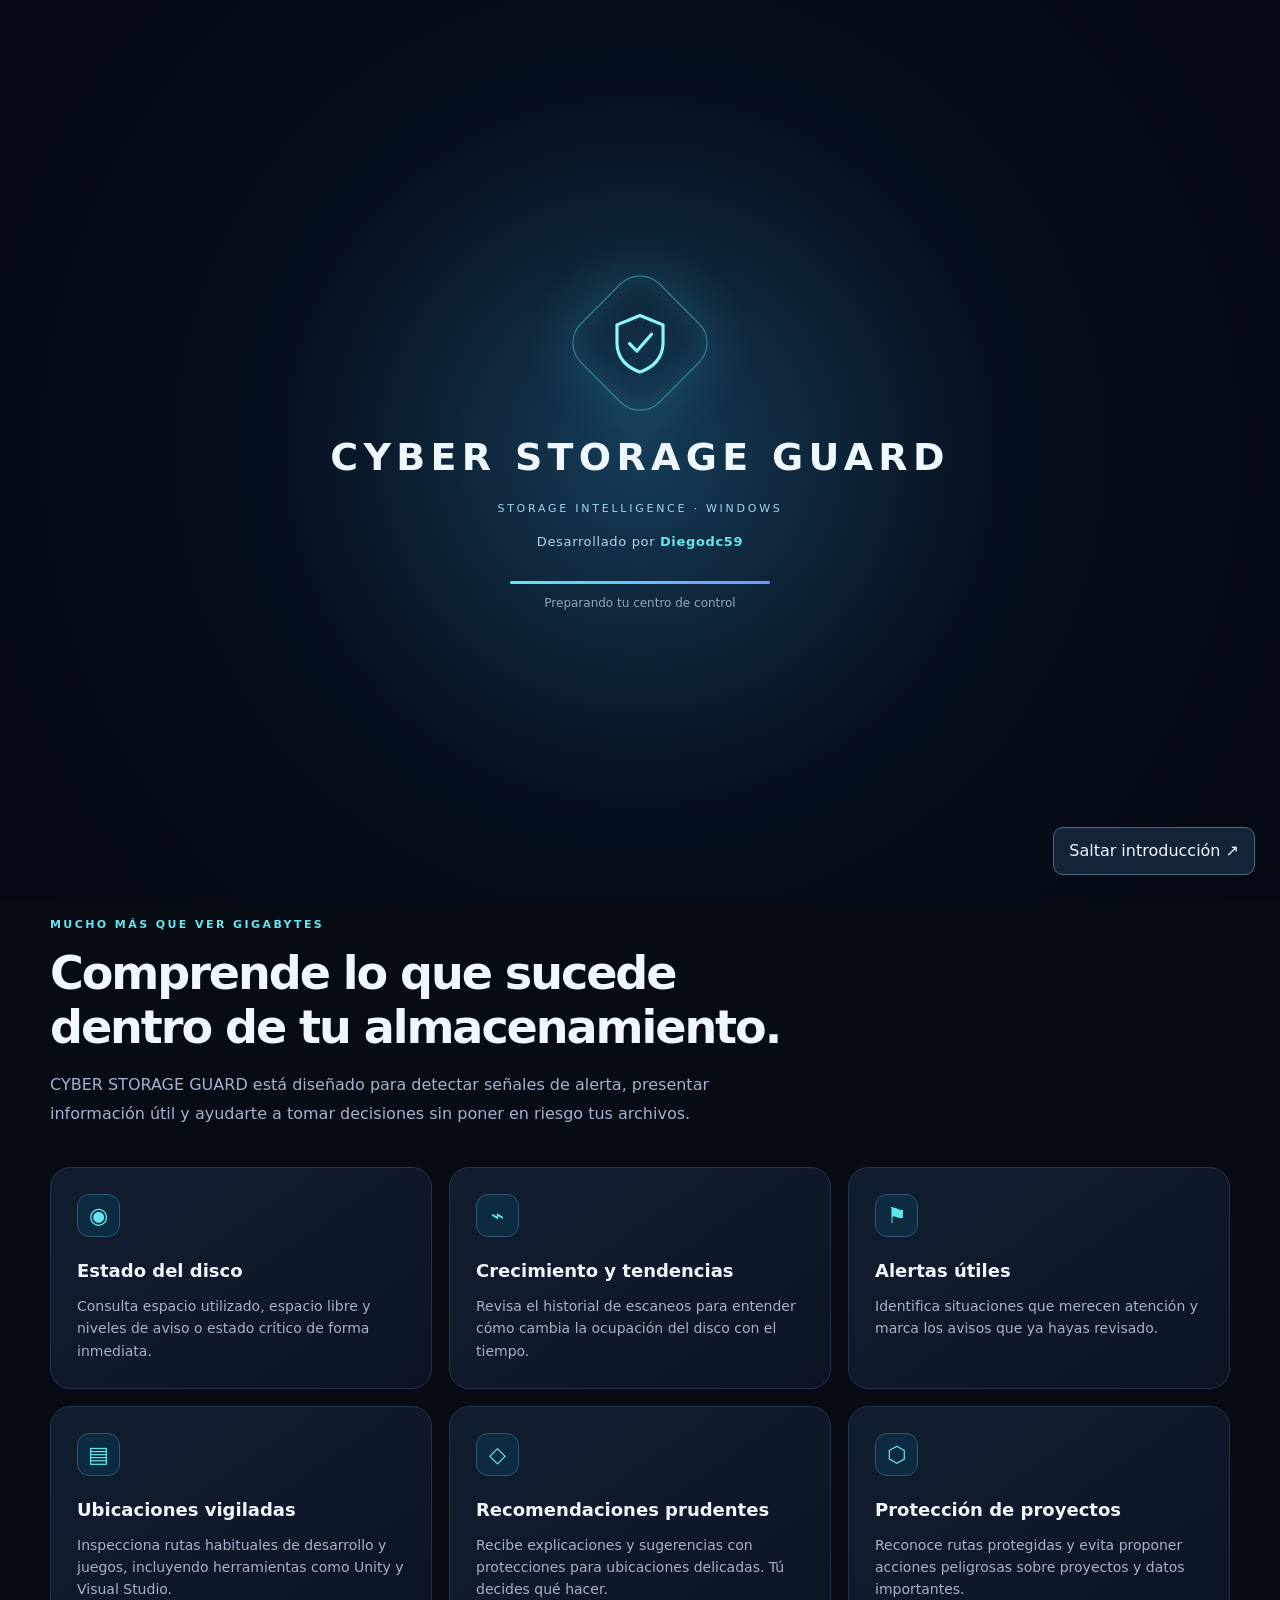
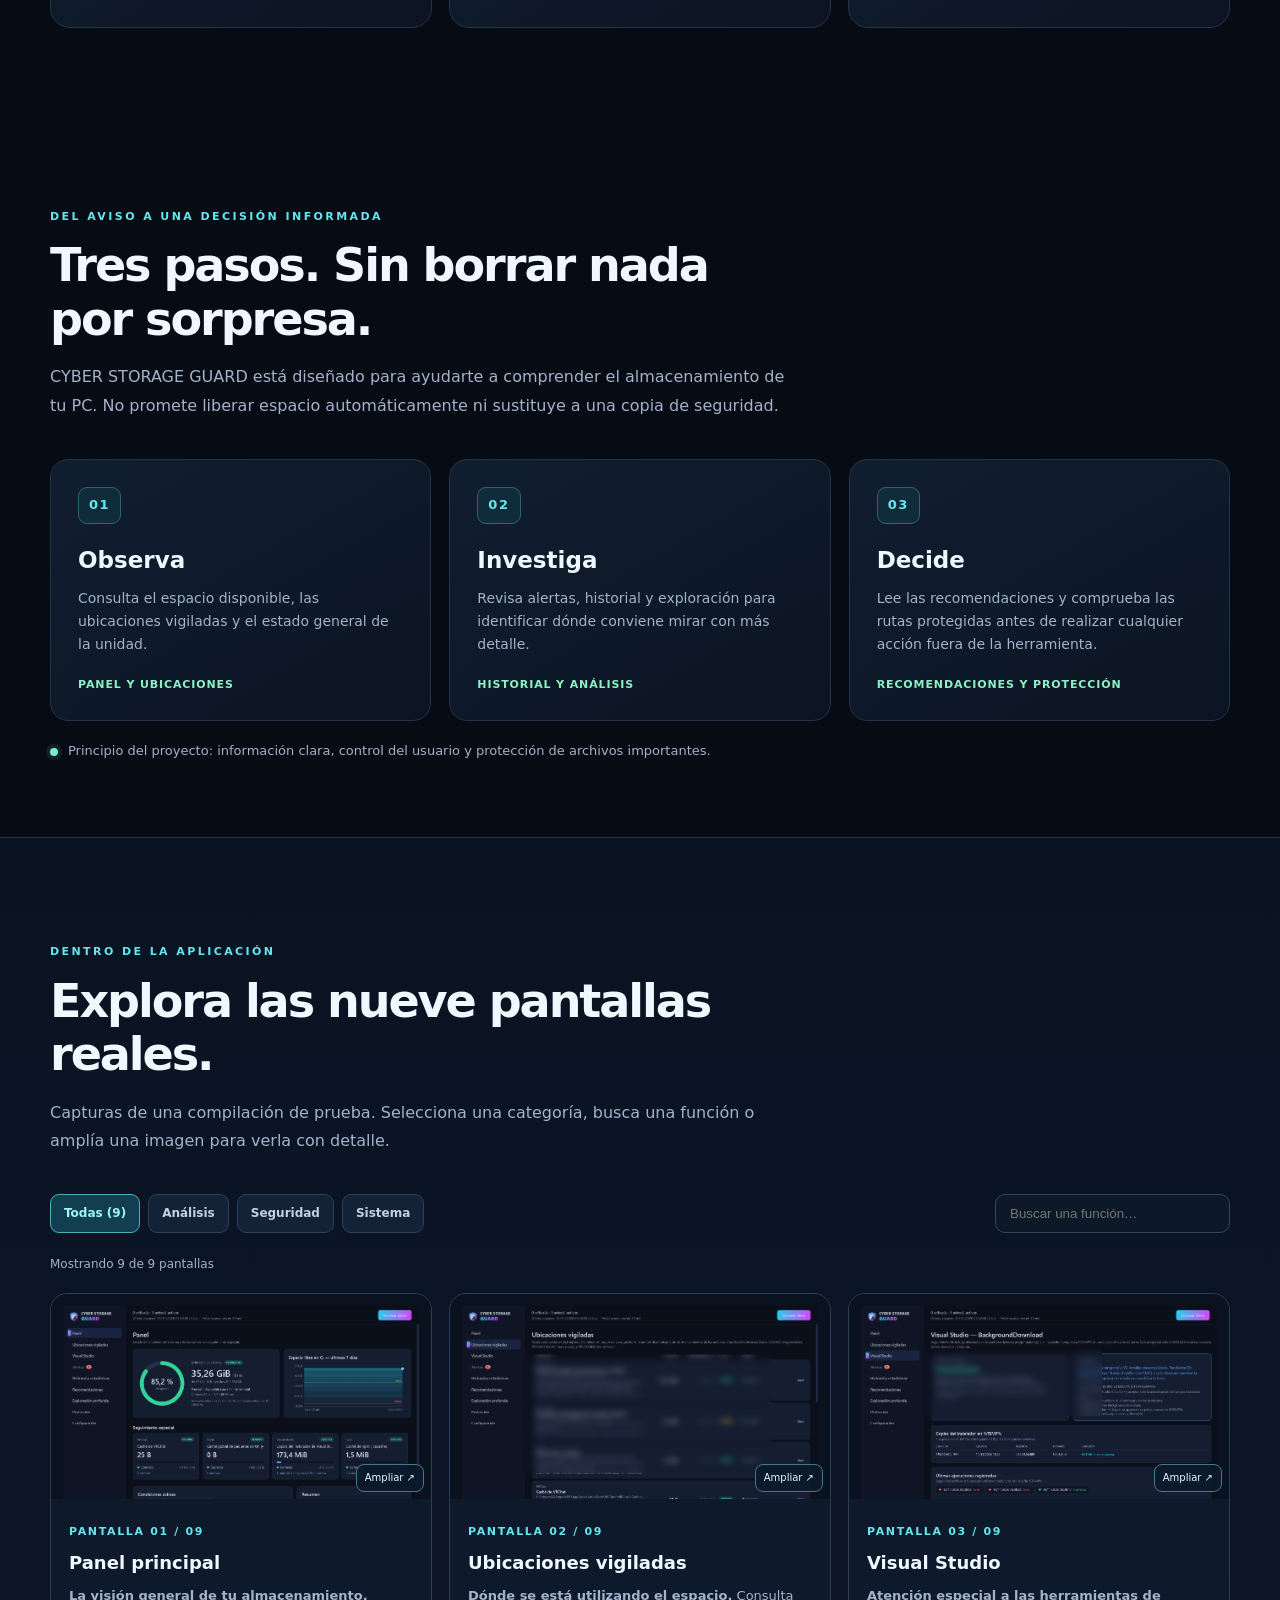
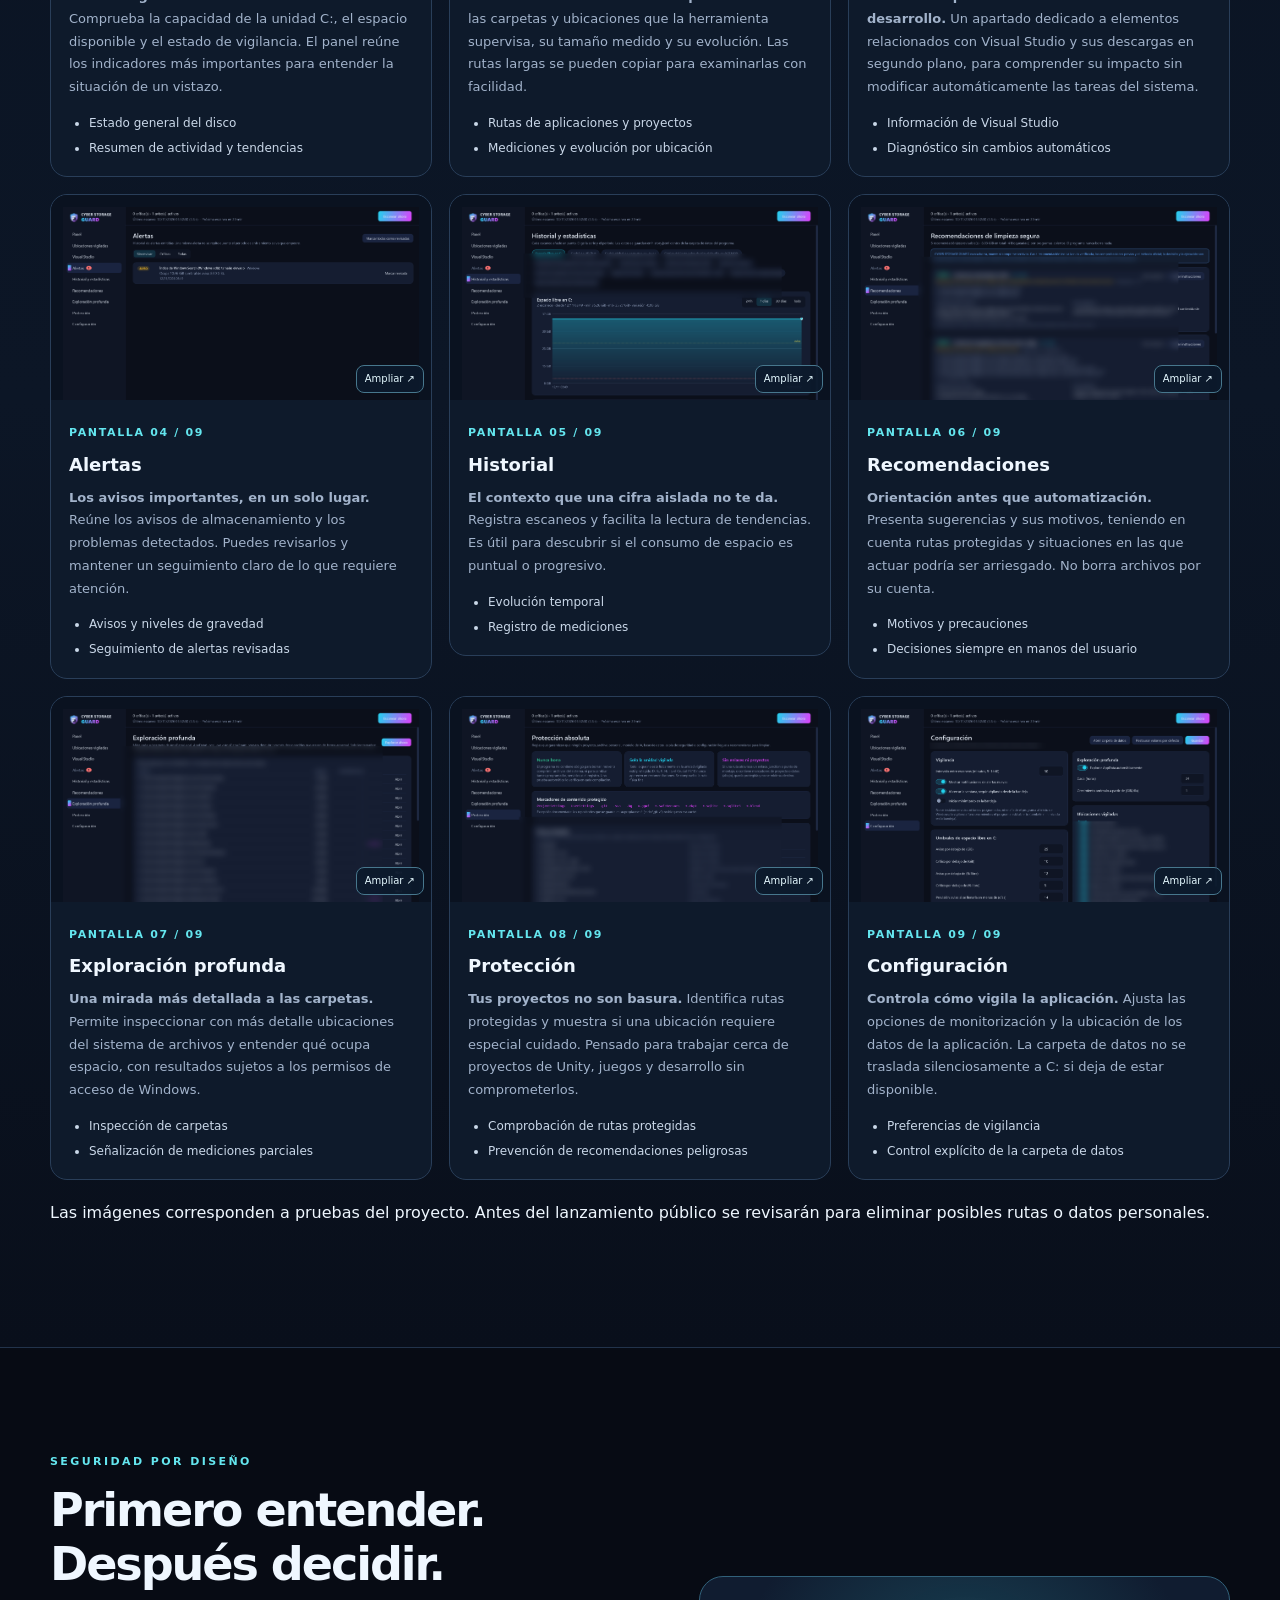
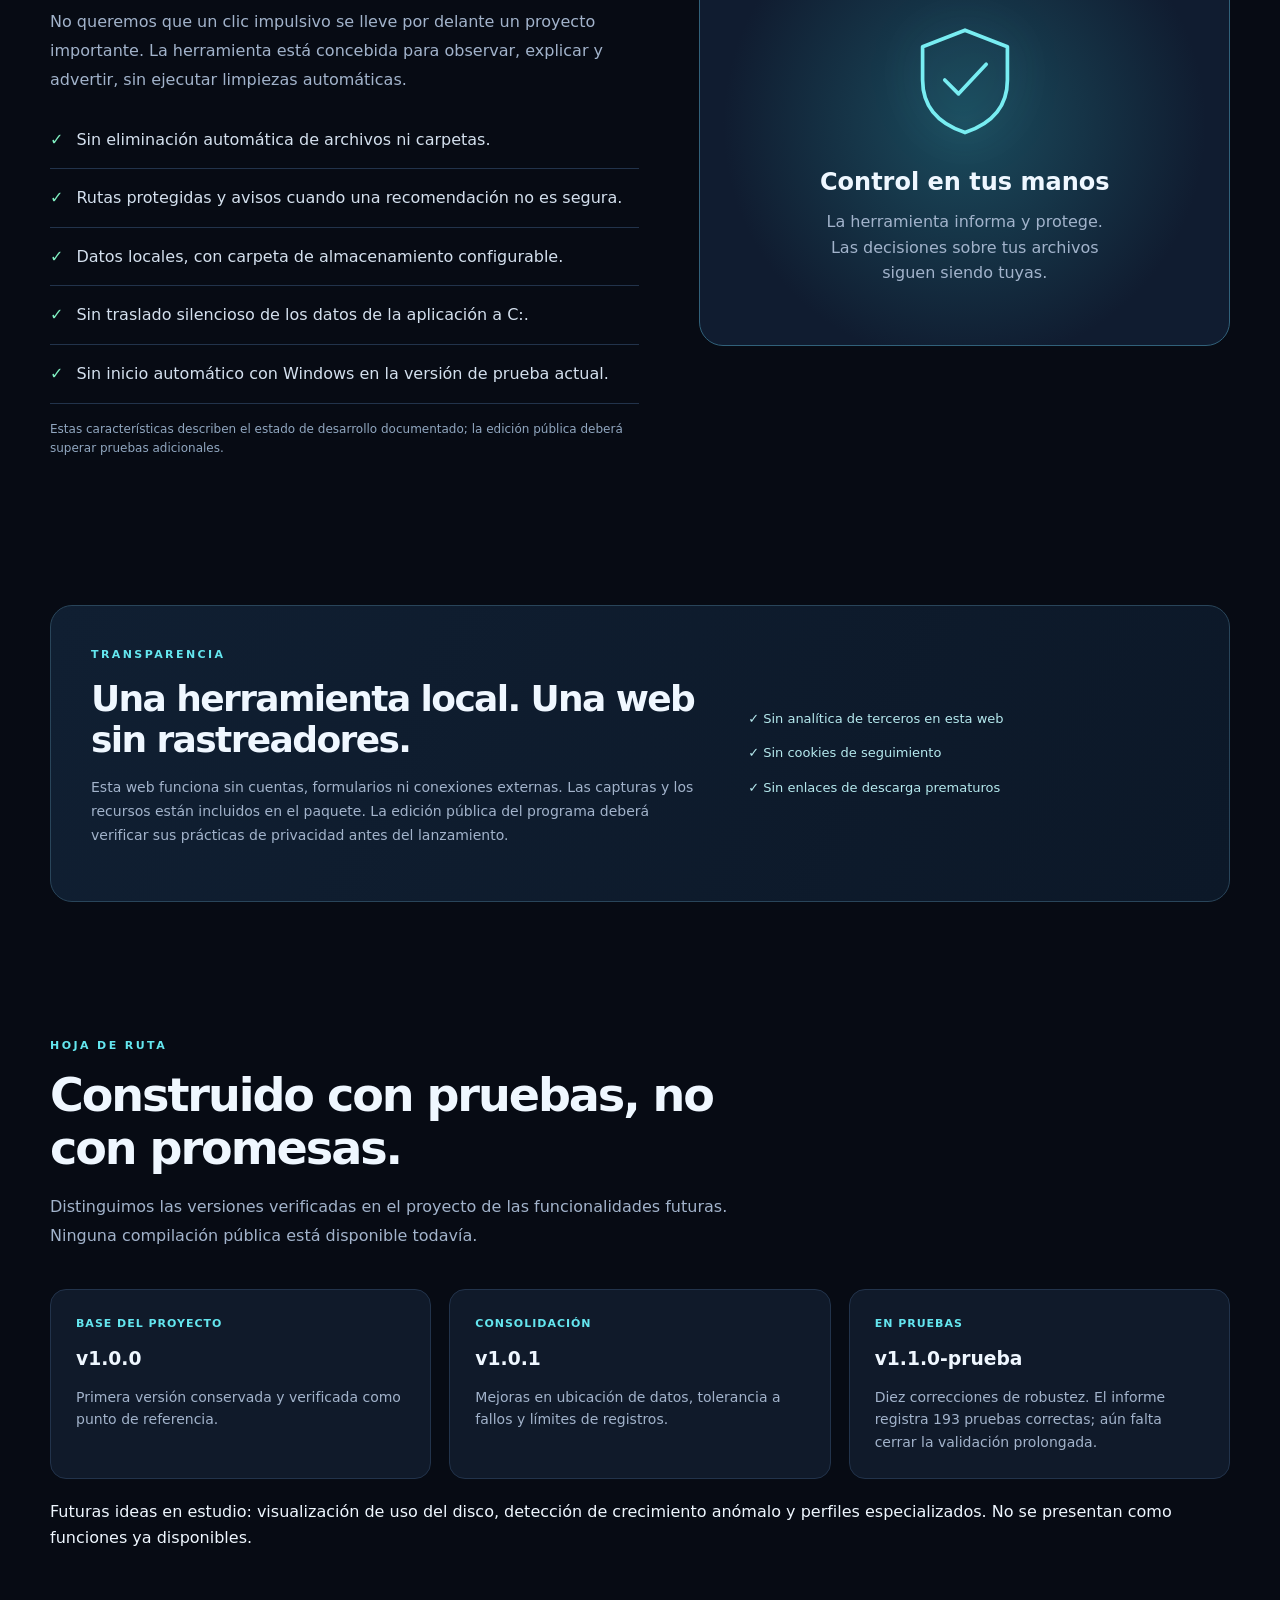
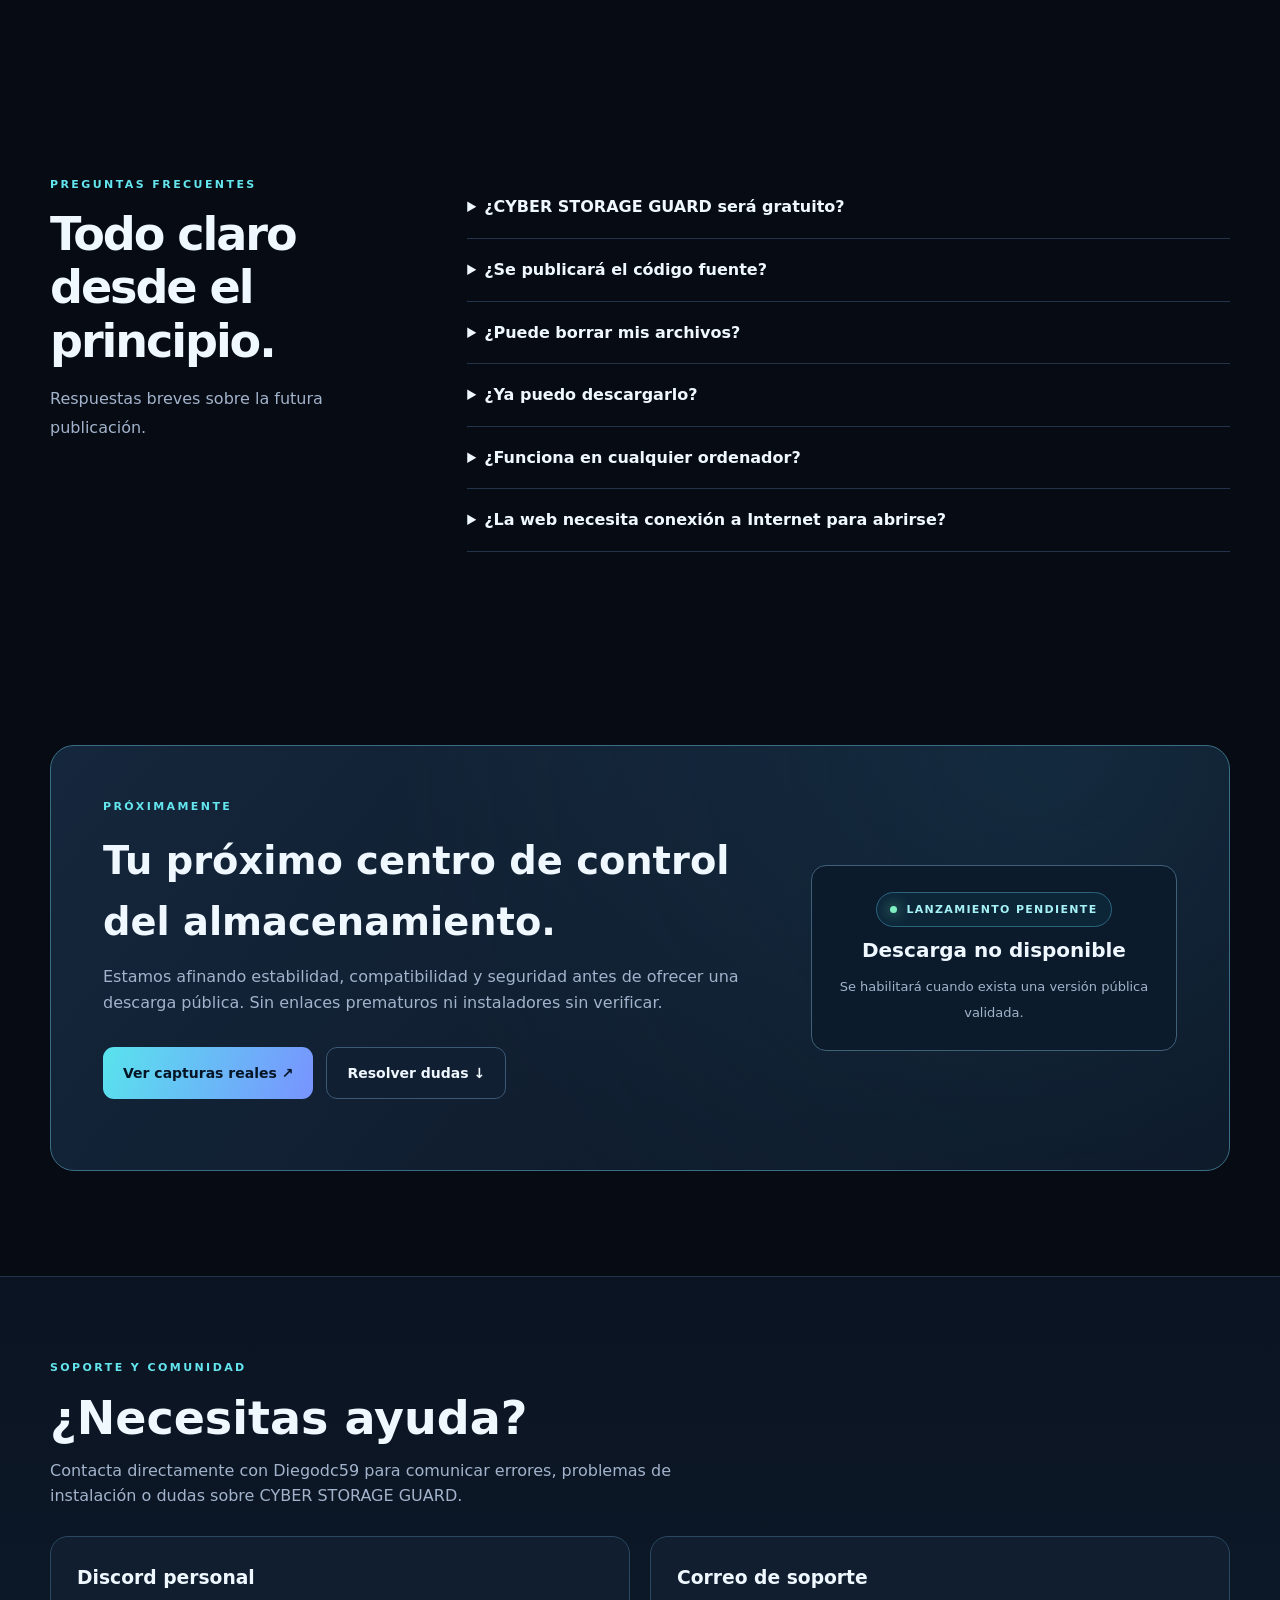
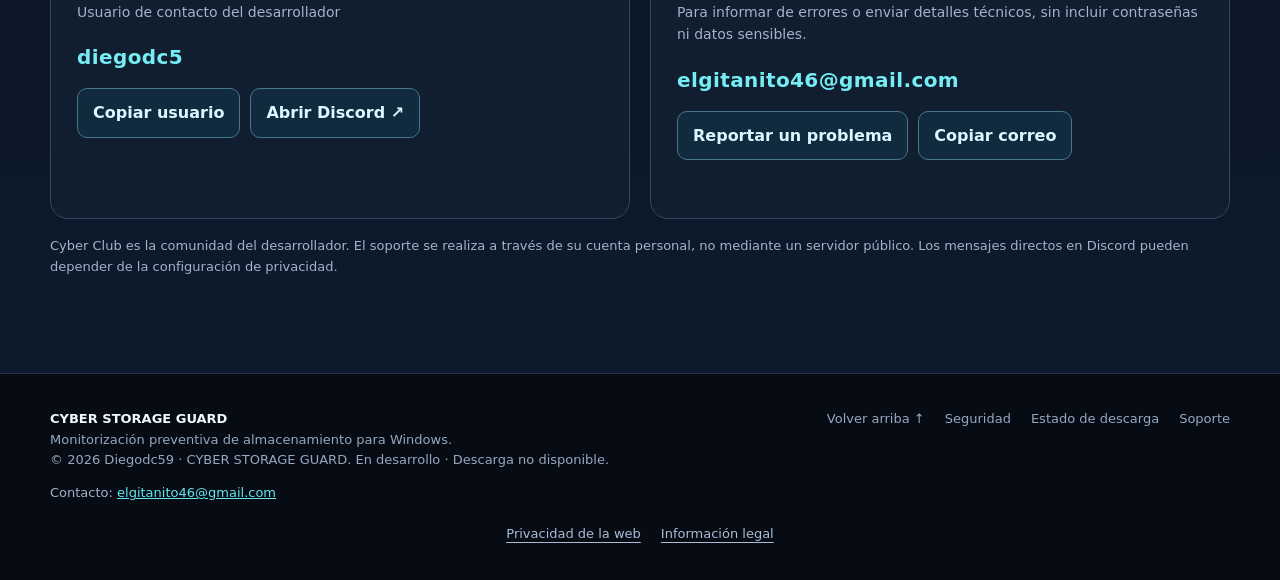
<file: index.html>
<!DOCTYPE html>

<html lang="es">
<head>
<meta charset="utf-8"/><meta content="width=device-width, initial-scale=1" name="viewport"/><meta content="dark" name="color-scheme"/><meta content="#070b14" name="theme-color"/><meta content="CYBER STORAGE GUARD: conoce, vigila y protege el almacenamiento de tu PC. Herramienta gratuita para Windows, actualmente en pruebas." name="description"/><meta content="CYBER STORAGE GUARD — Tu espacio, bajo control" property="og:title"/><meta content="Monitorización preventiva del almacenamiento. Gratuito. Próximamente." property="og:description"/><title>CYBER STORAGE GUARD — Tu espacio, bajo control</title>
<link href="assets/css/site-es.css" rel="stylesheet"/><meta name="robots" content="index,follow"/><meta content="website" property="og:type"/><meta content="es_ES" property="og:locale"/><link href="assets/favicon.svg" rel="icon" type="image/svg+xml"/><link href="site.webmanifest" rel="manifest"/></head><body><a class="skip-link" href="#contenido">Saltar al contenido</a>
<div aria-label="Presentación de CYBER STORAGE GUARD" class="intro" id="intro"><div class="intro-inner"><div class="intro-mark"><svg fill="none" stroke="#8df6ff" stroke-linecap="round" stroke-linejoin="round" stroke-width="3" viewbox="0 0 64 64"><path d="M32 5 54 14v17c0 15-10 24-22 28C20 55 10 46 10 31V14L32 5Z"></path><path d="m22 32 7 7 14-16"></path></svg></div><div class="intro-title">CYBER STORAGE GUARD</div><div class="intro-sub">STORAGE INTELLIGENCE · WINDOWS</div><div class="intro-credit">Desarrollado por <strong>Diegodc59</strong></div><div class="progress"><span></span></div><div class="small-note">Preparando tu centro de control</div></div><button class="intro-skip" id="skip">Saltar introducción ↗</button></div>
<header class="nav-wrap"><nav aria-label="Navegación principal" class="nav container"><a class="logo" href="#inicio"><span class="logo-icon"><svg fill="none" stroke="#83f4ff" stroke-linejoin="round" stroke-width="2.2" viewbox="0 0 32 32"><path d="M16 2 28 7v10c0 8-5.5 12-12 14C9.5 29 4 25 4 17V7L16 2Z"></path><path d="m10 16 4 4 8-9"></path></svg></span><span>CYBER STORAGE GUARD</span></a><button aria-controls="navlinks" aria-expanded="false" class="menu-toggle" id="menu">Menú ☰</button><div class="nav-links" id="navlinks"><a href="#funciones">Funciones</a><a href="#capturas">Capturas</a><a href="#como-funciona">Cómo funciona</a><a href="#seguridad">Seguridad</a><a href="#versiones">Versiones</a><a href="#preguntas">FAQ</a><a class="nav-cta" href="#descarga">Descargar ↗</a><a class="lang-link" href="en/index.html" lang="en">EN</a></div></nav></header>
<a class="skip-link" href="#inicio">Saltar al contenido</a><div aria-hidden="true" class="scroll-progress" id="scroll-progress"></div><main id="inicio"><section class="hero container" id="contenido" tabindex="-1"><div><div class="eyebrow"><span class="pulse"></span> En desarrollo · acceso público próximamente</div><h1>Tu espacio.<br/><em>Bajo control.</em></h1><p class="lead">Descubre qué ocupa tu disco, identifica tendencias de crecimiento y protege tus proyectos. Una nueva forma de vigilar el almacenamiento de Windows, sin limpiezas automáticas.</p><div class="actions"><a class="button primary" href="#capturas">Explorar el programa <span aria-hidden="true">↗</span></a><a class="button secondary" href="#funciones">Conocer las funciones ↓</a></div><p class="small-note">Gratuito · Windows 10/11 · Código fuente privado · Actualmente en pruebas</p></div><div class="hero-visual"><div class="app-window"><img alt="Captura real del panel principal de CYBER STORAGE GUARD" decoding="async" fetchpriority="high" height="1055" src="assets/capturas/01_panel.png" width="1682"/><div class="app-caption"><span>CAPTURA REAL DE LA APLICACIÓN</span><span>v1.1.0 · versión de prueba</span></div></div><div class="floating"><strong>9 áreas de control</strong>Una visión más clara de tu PC</div></div></section>
<div class="trust-strip"><div><b>9 pantallas</b><span>Paneles de información y control</span></div><div><b>Solo lectura</b><span>Sin borrado automático</span></div><div><b>Historial</b><span>Seguimiento de tendencias</span></div><div><b>Gratis</b><span>Distribución freeware prevista</span></div></div>
<section class="section container" id="funciones"><div class="section-head"><div class="kicker">Mucho más que ver gigabytes</div><h2>Comprende lo que sucede dentro de tu almacenamiento.</h2><p>CYBER STORAGE GUARD está diseñado para detectar señales de alerta, presentar información útil y ayudarte a tomar decisiones sin poner en riesgo tus archivos.</p></div><div class="cards"><article class="card"><div class="icon">◉</div><h3>Estado del disco</h3><p>Consulta espacio utilizado, espacio libre y niveles de aviso o estado crítico de forma inmediata.</p></article><article class="card"><div class="icon">⌁</div><h3>Crecimiento y tendencias</h3><p>Revisa el historial de escaneos para entender cómo cambia la ocupación del disco con el tiempo.</p></article><article class="card"><div class="icon">⚑</div><h3>Alertas útiles</h3><p>Identifica situaciones que merecen atención y marca los avisos que ya hayas revisado.</p></article><article class="card"><div class="icon">▤</div><h3>Ubicaciones vigiladas</h3><p>Inspecciona rutas habituales de desarrollo y juegos, incluyendo herramientas como Unity y Visual Studio.</p></article><article class="card"><div class="icon">◇</div><h3>Recomendaciones prudentes</h3><p>Recibe explicaciones y sugerencias con protecciones para ubicaciones delicadas. Tú decides qué hacer.</p></article><article class="card"><div class="icon">⬡</div><h3>Protección de proyectos</h3><p>Reconoce rutas protegidas y evita proponer acciones peligrosas sobre proyectos y datos importantes.</p></article></div></section>
<section aria-labelledby="workflow-title" class="section container workflow" id="como-funciona">
<div class="section-head"><div class="kicker">Del aviso a una decisión informada</div><h2 id="workflow-title">Tres pasos. Sin borrar nada por sorpresa.</h2><p>CYBER STORAGE GUARD está diseñado para ayudarte a comprender el almacenamiento de tu PC. No promete liberar espacio automáticamente ni sustituye a una copia de seguridad.</p></div>
<div class="workflow-grid">
<article class="workflow-step"><span class="step-number">01</span><h3>Observa</h3><p>Consulta el espacio disponible, las ubicaciones vigiladas y el estado general de la unidad.</p><span class="step-label">Panel y ubicaciones</span></article>
<article class="workflow-step"><span class="step-number">02</span><h3>Investiga</h3><p>Revisa alertas, historial y exploración para identificar dónde conviene mirar con más detalle.</p><span class="step-label">Historial y análisis</span></article>
<article class="workflow-step"><span class="step-number">03</span><h3>Decide</h3><p>Lee las recomendaciones y comprueba las rutas protegidas antes de realizar cualquier acción fuera de la herramienta.</p><span class="step-label">Recomendaciones y protección</span></article>
</div>
<div class="workflow-foot"><span aria-hidden="true" class="live-dot"></span><span>Principio del proyecto: información clara, control del usuario y protección de archivos importantes.</span></div>
</section>
<section class="section gallery-section" id="capturas"><div class="container"><div class="section-head"><div class="kicker">Dentro de la aplicación</div><h2>Explora las nueve pantallas reales.</h2><p>Capturas de una compilación de prueba. Selecciona una categoría, busca una función o amplía una imagen para verla con detalle.</p></div><div class="gallery-tools"><div aria-label="Filtrar pantallas" class="filters" role="group"><button aria-pressed="true" class="filter" data-filter="todos">Todas (9)</button><button aria-pressed="false" class="filter" data-filter="analisis">Análisis</button><button aria-pressed="false" class="filter" data-filter="seguridad">Seguridad</button><button aria-pressed="false" class="filter" data-filter="sistema">Sistema</button></div><input aria-label="Buscar pantallas" class="search" id="search" placeholder="Buscar una función…" type="search"/></div><p aria-live="polite" class="gallery-count" id="gallery-count">Mostrando 9 de 9 pantallas</p><div class="gallery" id="gallery">
<article class="feature" data-category="analisis" data-keywords="panel principal la visión general de tu almacenamiento comprueba la capacidad de la unidad c:, el espacio disponible y el estado de vigilancia. el panel reúne los indicadores más importantes para entender la situación de un vistazo."><button aria-label="Ampliar captura de Panel principal" class="shot" data-image="assets/capturas/01_panel.png" data-title="Panel principal"><img alt="Captura real de Panel principal" decoding="async" height="1055" loading="lazy" src="assets/capturas/01_panel.png" width="1682"/><span class="zoom">Ampliar ↗</span></button><div class="feature-content"><span class="number">PANTALLA 01 / 09</span><h3>Panel principal</h3><p><strong>La visión general de tu almacenamiento.</strong> Comprueba la capacidad de la unidad C:, el espacio disponible y el estado de vigilancia. El panel reúne los indicadores más importantes para entender la situación de un vistazo.</p><ul><li>Estado general del disco</li><li>Resumen de actividad y tendencias</li></ul></div></article>
<article class="feature" data-category="analisis" data-keywords="ubicaciones vigiladas dónde se está utilizando el espacio consulta las carpetas y ubicaciones que la herramienta supervisa, su tamaño medido y su evolución. las rutas largas se pueden copiar para examinarlas con facilidad."><button aria-label="Ampliar captura de Ubicaciones vigiladas" class="shot" data-image="assets/capturas/02_ubicaciones.png" data-title="Ubicaciones vigiladas"><img alt="Captura real de Ubicaciones vigiladas" decoding="async" height="1055" loading="lazy" src="assets/capturas/02_ubicaciones.png" width="1682"/><span class="zoom">Ampliar ↗</span></button><div class="feature-content"><span class="number">PANTALLA 02 / 09</span><h3>Ubicaciones vigiladas</h3><p><strong>Dónde se está utilizando el espacio.</strong> Consulta las carpetas y ubicaciones que la herramienta supervisa, su tamaño medido y su evolución. Las rutas largas se pueden copiar para examinarlas con facilidad.</p><ul><li>Rutas de aplicaciones y proyectos</li><li>Mediciones y evolución por ubicación</li></ul></div></article>
<article class="feature" data-category="sistema" data-keywords="visual studio atención especial a las herramientas de desarrollo un apartado dedicado a elementos relacionados con visual studio y sus descargas en segundo plano, para comprender su impacto sin modificar automáticamente las tareas del sistema."><button aria-label="Ampliar captura de Visual Studio" class="shot" data-image="assets/capturas/03_vs.png" data-title="Visual Studio"><img alt="Captura real de Visual Studio" decoding="async" height="1055" loading="lazy" src="assets/capturas/03_vs.png" width="1682"/><span class="zoom">Ampliar ↗</span></button><div class="feature-content"><span class="number">PANTALLA 03 / 09</span><h3>Visual Studio</h3><p><strong>Atención especial a las herramientas de desarrollo.</strong> Un apartado dedicado a elementos relacionados con Visual Studio y sus descargas en segundo plano, para comprender su impacto sin modificar automáticamente las tareas del sistema.</p><ul><li>Información de Visual Studio</li><li>Diagnóstico sin cambios automáticos</li></ul></div></article>
<article class="feature" data-category="seguridad" data-keywords="alertas los avisos importantes, en un solo lugar reúne los avisos de almacenamiento y los problemas detectados. puedes revisarlos y mantener un seguimiento claro de lo que requiere atención."><button aria-label="Ampliar captura de Alertas" class="shot" data-image="assets/capturas/04_alertas.png" data-title="Alertas"><img alt="Captura real de Alertas" decoding="async" height="1055" loading="lazy" src="assets/capturas/04_alertas.png" width="1682"/><span class="zoom">Ampliar ↗</span></button><div class="feature-content"><span class="number">PANTALLA 04 / 09</span><h3>Alertas</h3><p><strong>Los avisos importantes, en un solo lugar.</strong> Reúne los avisos de almacenamiento y los problemas detectados. Puedes revisarlos y mantener un seguimiento claro de lo que requiere atención.</p><ul><li>Avisos y niveles de gravedad</li><li>Seguimiento de alertas revisadas</li></ul></div></article>
<article class="feature" data-category="analisis" data-keywords="historial el contexto que una cifra aislada no te da registra escaneos y facilita la lectura de tendencias. es útil para descubrir si el consumo de espacio es puntual o progresivo."><button aria-label="Ampliar captura de Historial" class="shot" data-image="assets/capturas/05_historial.png" data-title="Historial"><img alt="Captura real de Historial" decoding="async" height="1055" loading="lazy" src="assets/capturas/05_historial.png" width="1682"/><span class="zoom">Ampliar ↗</span></button><div class="feature-content"><span class="number">PANTALLA 05 / 09</span><h3>Historial</h3><p><strong>El contexto que una cifra aislada no te da.</strong> Registra escaneos y facilita la lectura de tendencias. Es útil para descubrir si el consumo de espacio es puntual o progresivo.</p><ul><li>Evolución temporal</li><li>Registro de mediciones</li></ul></div></article>
<article class="feature" data-category="seguridad" data-keywords="recomendaciones orientación antes que automatización presenta sugerencias y sus motivos, teniendo en cuenta rutas protegidas y situaciones en las que actuar podría ser arriesgado. no borra archivos por su cuenta."><button aria-label="Ampliar captura de Recomendaciones" class="shot" data-image="assets/capturas/06_recomendaciones.png" data-title="Recomendaciones"><img alt="Captura real de Recomendaciones" decoding="async" height="1055" loading="lazy" src="assets/capturas/06_recomendaciones.png" width="1682"/><span class="zoom">Ampliar ↗</span></button><div class="feature-content"><span class="number">PANTALLA 06 / 09</span><h3>Recomendaciones</h3><p><strong>Orientación antes que automatización.</strong> Presenta sugerencias y sus motivos, teniendo en cuenta rutas protegidas y situaciones en las que actuar podría ser arriesgado. No borra archivos por su cuenta.</p><ul><li>Motivos y precauciones</li><li>Decisiones siempre en manos del usuario</li></ul></div></article>
<article class="feature" data-category="analisis" data-keywords="exploración profunda una mirada más detallada a las carpetas permite inspeccionar con más detalle ubicaciones del sistema de archivos y entender qué ocupa espacio, con resultados sujetos a los permisos de acceso de windows."><button aria-label="Ampliar captura de Exploración profunda" class="shot" data-image="assets/capturas/07_exploracion.png" data-title="Exploración profunda"><img alt="Captura real de Exploración profunda" decoding="async" height="1055" loading="lazy" src="assets/capturas/07_exploracion.png" width="1682"/><span class="zoom">Ampliar ↗</span></button><div class="feature-content"><span class="number">PANTALLA 07 / 09</span><h3>Exploración profunda</h3><p><strong>Una mirada más detallada a las carpetas.</strong> Permite inspeccionar con más detalle ubicaciones del sistema de archivos y entender qué ocupa espacio, con resultados sujetos a los permisos de acceso de Windows.</p><ul><li>Inspección de carpetas</li><li>Señalización de mediciones parciales</li></ul></div></article>
<article class="feature" data-category="seguridad" data-keywords="protección tus proyectos no son basura identifica rutas protegidas y muestra si una ubicación requiere especial cuidado. pensado para trabajar cerca de proyectos de unity, juegos y desarrollo sin comprometerlos."><button aria-label="Ampliar captura de Protección" class="shot" data-image="assets/capturas/08_proteccion.png" data-title="Protección"><img alt="Captura real de Protección" decoding="async" height="1055" loading="lazy" src="assets/capturas/08_proteccion.png" width="1682"/><span class="zoom">Ampliar ↗</span></button><div class="feature-content"><span class="number">PANTALLA 08 / 09</span><h3>Protección</h3><p><strong>Tus proyectos no son basura.</strong> Identifica rutas protegidas y muestra si una ubicación requiere especial cuidado. Pensado para trabajar cerca de proyectos de Unity, juegos y desarrollo sin comprometerlos.</p><ul><li>Comprobación de rutas protegidas</li><li>Prevención de recomendaciones peligrosas</li></ul></div></article>
<article class="feature" data-category="sistema" data-keywords="configuración controla cómo vigila la aplicación ajusta las opciones de monitorización y la ubicación de los datos de la aplicación. la carpeta de datos no se traslada silenciosamente a c: si deja de estar disponible."><button aria-label="Ampliar captura de Configuración" class="shot" data-image="assets/capturas/09_configuracion.png" data-title="Configuración"><img alt="Captura real de Configuración" decoding="async" height="1055" loading="lazy" src="assets/capturas/09_configuracion.png" width="1682"/><span class="zoom">Ampliar ↗</span></button><div class="feature-content"><span class="number">PANTALLA 09 / 09</span><h3>Configuración</h3><p><strong>Controla cómo vigila la aplicación.</strong> Ajusta las opciones de monitorización y la ubicación de los datos de la aplicación. La carpeta de datos no se traslada silenciosamente a C: si deja de estar disponible.</p><ul><li>Preferencias de vigilancia</li><li>Control explícito de la carpeta de datos</li></ul></div></article>
</div><div class="empty" id="empty" role="status">No hay pantallas que coincidan con la búsqueda. Prueba otro término.</div><p class="prose-spaced">Las imágenes corresponden a pruebas del proyecto. Antes del lanzamiento público se revisarán para eliminar posibles rutas o datos personales.</p></div></section>
<section class="section container" id="seguridad"><div class="safety-grid"><div><div class="kicker">Seguridad por diseño</div><h2>Primero entender.<br/>Después decidir.</h2><p class="section-intro">No queremos que un clic impulsivo se lleve por delante un proyecto importante. La herramienta está concebida para observar, explicar y advertir, sin ejecutar limpiezas automáticas.</p><ul class="checklist"><li>Sin eliminación automática de archivos ni carpetas.</li><li>Rutas protegidas y avisos cuando una recomendación no es segura.</li><li>Datos locales, con carpeta de almacenamiento configurable.</li><li>Sin traslado silencioso de los datos de la aplicación a C:.</li><li>Sin inicio automático con Windows en la versión de prueba actual.</li></ul><p class="small-note">Estas características describen el estado de desarrollo documentado; la edición pública deberá superar pruebas adicionales.</p></div><div class="safety-visual"><svg aria-hidden="true" fill="none" stroke="#78edf2" stroke-linecap="round" stroke-linejoin="round" stroke-width="4" viewbox="0 0 128 128"><path d="M64 10 110 28v36c0 31-19 48-46 57C37 112 18 95 18 64V28L64 10Z"></path><path d="m42 64 15 15 30-32"></path></svg><h3>Control en tus manos</h3><p>La herramienta informa y protege. Las decisiones sobre tus archivos siguen siendo tuyas.</p></div></div></section>
<section class="section container privacy" id="privacidad"><div class="privacy-panel"><div><div class="kicker">Transparencia</div><h2>Una herramienta local. Una web sin rastreadores.</h2><p>Esta web funciona sin cuentas, formularios ni conexiones externas. Las capturas y los recursos están incluidos en el paquete. La edición pública del programa deberá verificar sus prácticas de privacidad antes del lanzamiento.</p></div><div class="privacy-points"><span>✓ Sin analítica de terceros en esta web</span><span>✓ Sin cookies de seguimiento</span><span>✓ Sin enlaces de descarga prematuros</span></div></div></section>
<section class="section container" id="versiones"><div class="section-head"><div class="kicker">Hoja de ruta</div><h2>Construido con pruebas, no con promesas.</h2><p>Distinguimos las versiones verificadas en el proyecto de las funcionalidades futuras. Ninguna compilación pública está disponible todavía.</p></div><div class="timeline"><article class="milestone"><div class="tag">BASE DEL PROYECTO</div><h3>v1.0.0</h3><p>Primera versión conservada y verificada como punto de referencia.</p></article><article class="milestone"><div class="tag">CONSOLIDACIÓN</div><h3>v1.0.1</h3><p>Mejoras en ubicación de datos, tolerancia a fallos y límites de registros.</p></article><article class="milestone"><div class="tag">EN PRUEBAS</div><h3>v1.1.0-prueba</h3><p>Diez correcciones de robustez. El informe registra 193 pruebas correctas; aún falta cerrar la validación prolongada.</p></article></div><p class="prose-spaced">Futuras ideas en estudio: visualización de uso del disco, detección de crecimiento anómalo y perfiles especializados. No se presentan como funciones ya disponibles.</p></section>
<section class="section container" id="preguntas"><div class="faq"><div><div class="kicker">Preguntas frecuentes</div><h2>Todo claro desde el principio.</h2><p class="section-intro">Respuestas breves sobre la futura publicación.</p></div><div><details><summary>¿CYBER STORAGE GUARD será gratuito?</summary><p>Sí. Está prevista una distribución gratuita (freeware) para Windows.</p></details><details><summary>¿Se publicará el código fuente?</summary><p>No. La intención es distribuir el programa compilado y conservar el código fuente privado.</p></details><details><summary>¿Puede borrar mis archivos?</summary><p>El diseño actual se basa en vigilancia, análisis y recomendaciones; no realiza limpiezas automáticas. Cualquier futura función de limpieza requeriría un diseño y autorización explícitos.</p></details><details><summary>¿Ya puedo descargarlo?</summary><p>Todavía no. La aplicación sigue en pruebas y la descarga oficial se habilitará únicamente cuando se valide una versión pública.</p></details><details><summary>¿Funciona en cualquier ordenador?</summary><p>Está desarrollándose para Windows 10 y 11. La compatibilidad en distintos equipos deberá validarse antes del lanzamiento.</p></details><details><summary>¿La web necesita conexión a Internet para abrirse?</summary><p>Esta web funciona localmente: basta con extraer el ZIP y abrir index.html. No utiliza bibliotecas ni imágenes externas.</p></details></div></div></section>
<section class="download container" id="descarga"><div class="download-panel"><div><div class="kicker">Próximamente</div><h2>Tu próximo centro de control del almacenamiento.</h2><p>Estamos afinando estabilidad, compatibilidad y seguridad antes de ofrecer una descarga pública. Sin enlaces prematuros ni instaladores sin verificar.</p><div class="actions"><a class="button primary" href="#capturas">Ver capturas reales ↗</a><a class="button secondary" href="#preguntas">Resolver dudas ↓</a></div></div><div class="download-status"><div class="eyebrow"><span class="pulse"></span> Lanzamiento pendiente</div><strong>Descarga no disponible</strong><span>Se habilitará cuando exista una versión pública validada.</span></div></div></section></main>
<section aria-labelledby="support-heading" class="support-section" id="contacto"><div class="container"><div class="support-head"><div class="kicker">SOPORTE Y COMUNIDAD</div><h2 id="support-heading">¿Necesitas ayuda?</h2><p>Contacta directamente con Diegodc59 para comunicar errores, problemas de instalación o dudas sobre CYBER STORAGE GUARD.</p></div><div class="support-grid"><article class="support-card"><h3>Discord personal</h3><p>Usuario de contacto del desarrollador</p><span class="support-id" id="discord-username">diegodc5</span><div class="support-actions"><button id="copy-discord" type="button">Copiar usuario</button><a href="https://discord.com/app" rel="noopener noreferrer" target="_blank">Abrir Discord ↗</a></div><div aria-live="polite" class="support-status" id="discord-status" role="status"></div></article><article class="support-card"><h3>Correo de soporte</h3><p>Para informar de errores o enviar detalles técnicos, sin incluir contraseñas ni datos sensibles.</p><a aria-label="Enviar correo a soporte" class="support-id" href="mailto:elgitanito46@gmail.com?subject=CYBER%20STORAGE%20GUARD%20-%20Soporte">elgitanito46@gmail.com</a><div class="support-actions"><a aria-label="Enviar correo a soporte" href="mailto:elgitanito46@gmail.com?subject=CYBER%20STORAGE%20GUARD%20-%20Reporte%20de%20problema">Reportar un problema</a><button id="copy-email" type="button">Copiar correo</button></div><div aria-live="polite" class="support-status" id="email-status" role="status"></div></article></div><p class="support-note">Cyber Club es la comunidad del desarrollador. El soporte se realiza a través de su cuenta personal, no mediante un servidor público. Los mensajes directos en Discord pueden depender de la configuración de privacidad.</p></div></section><footer class="footer"><div class="container footer-inner"><div><strong>CYBER STORAGE GUARD</strong><div>Monitorización preventiva de almacenamiento para Windows.</div><div>© <span id="year">2026</span> Diegodc59 · CYBER STORAGE GUARD. En desarrollo · Descarga no disponible.</div><div class="site-contact">Contacto: <a aria-label="Enviar correo a soporte" href="mailto:elgitanito46@gmail.com">elgitanito46@gmail.com</a></div></div><div class="footer-links"><a href="#inicio">Volver arriba ↑</a><a href="#seguridad">Seguridad</a><a href="#descarga">Estado de descarga</a><a href="#contacto">Soporte</a></div></div><div class="site-legal-links"><a href="privacidad.html">Privacidad de la web</a><a href="aviso-legal.html">Información legal</a></div></footer><button aria-label="Volver arriba" class="back-top" id="back-top" type="button">↑</button>
<dialog aria-label="Captura ampliada" aria-modal="true" class="dialog" id="viewer"><div class="dialog-bar"><strong id="viewer-title">Captura de pantalla</strong><button aria-label="Cerrar imagen ampliada" class="dialog-close" id="close-viewer">Cerrar ✕</button></div><img alt="Captura ampliada" id="viewer-img"/></dialog>
<script defer="" src="assets/js/site-es.js"></script></body></html>
</file>
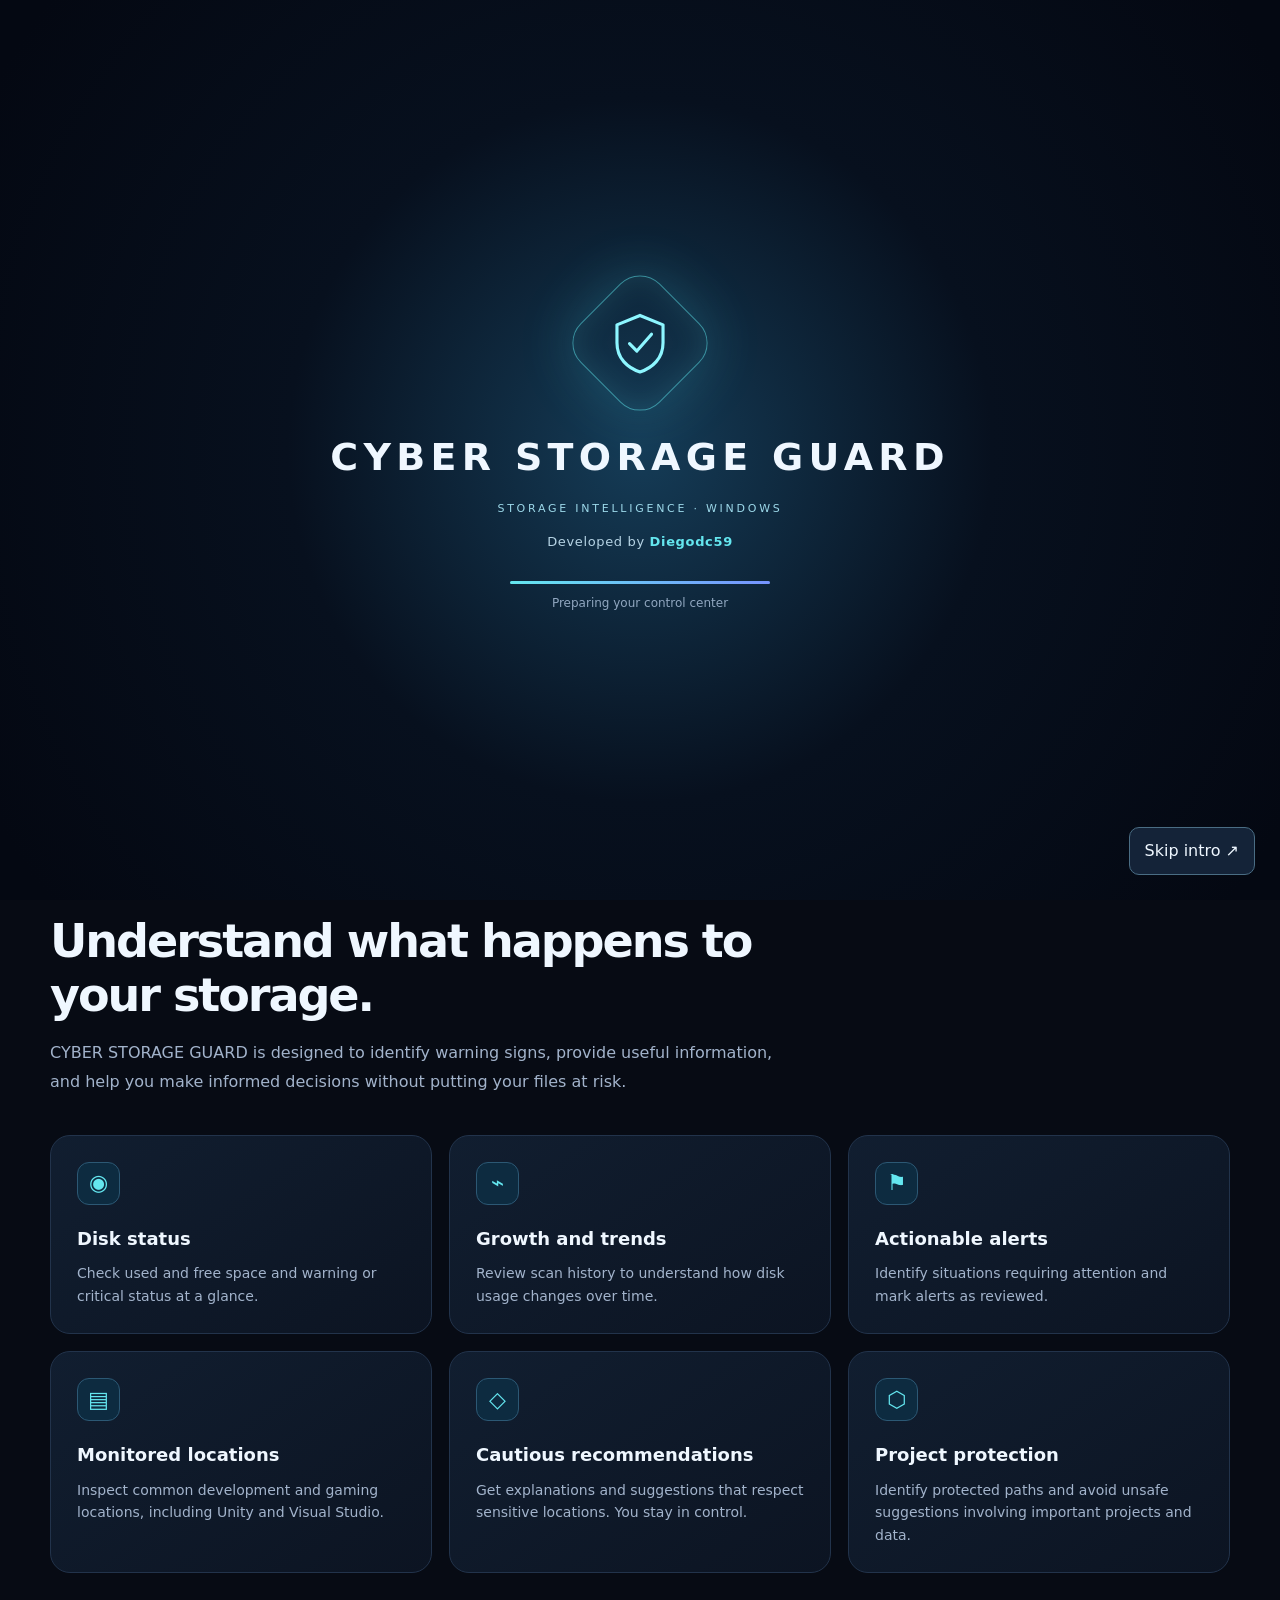
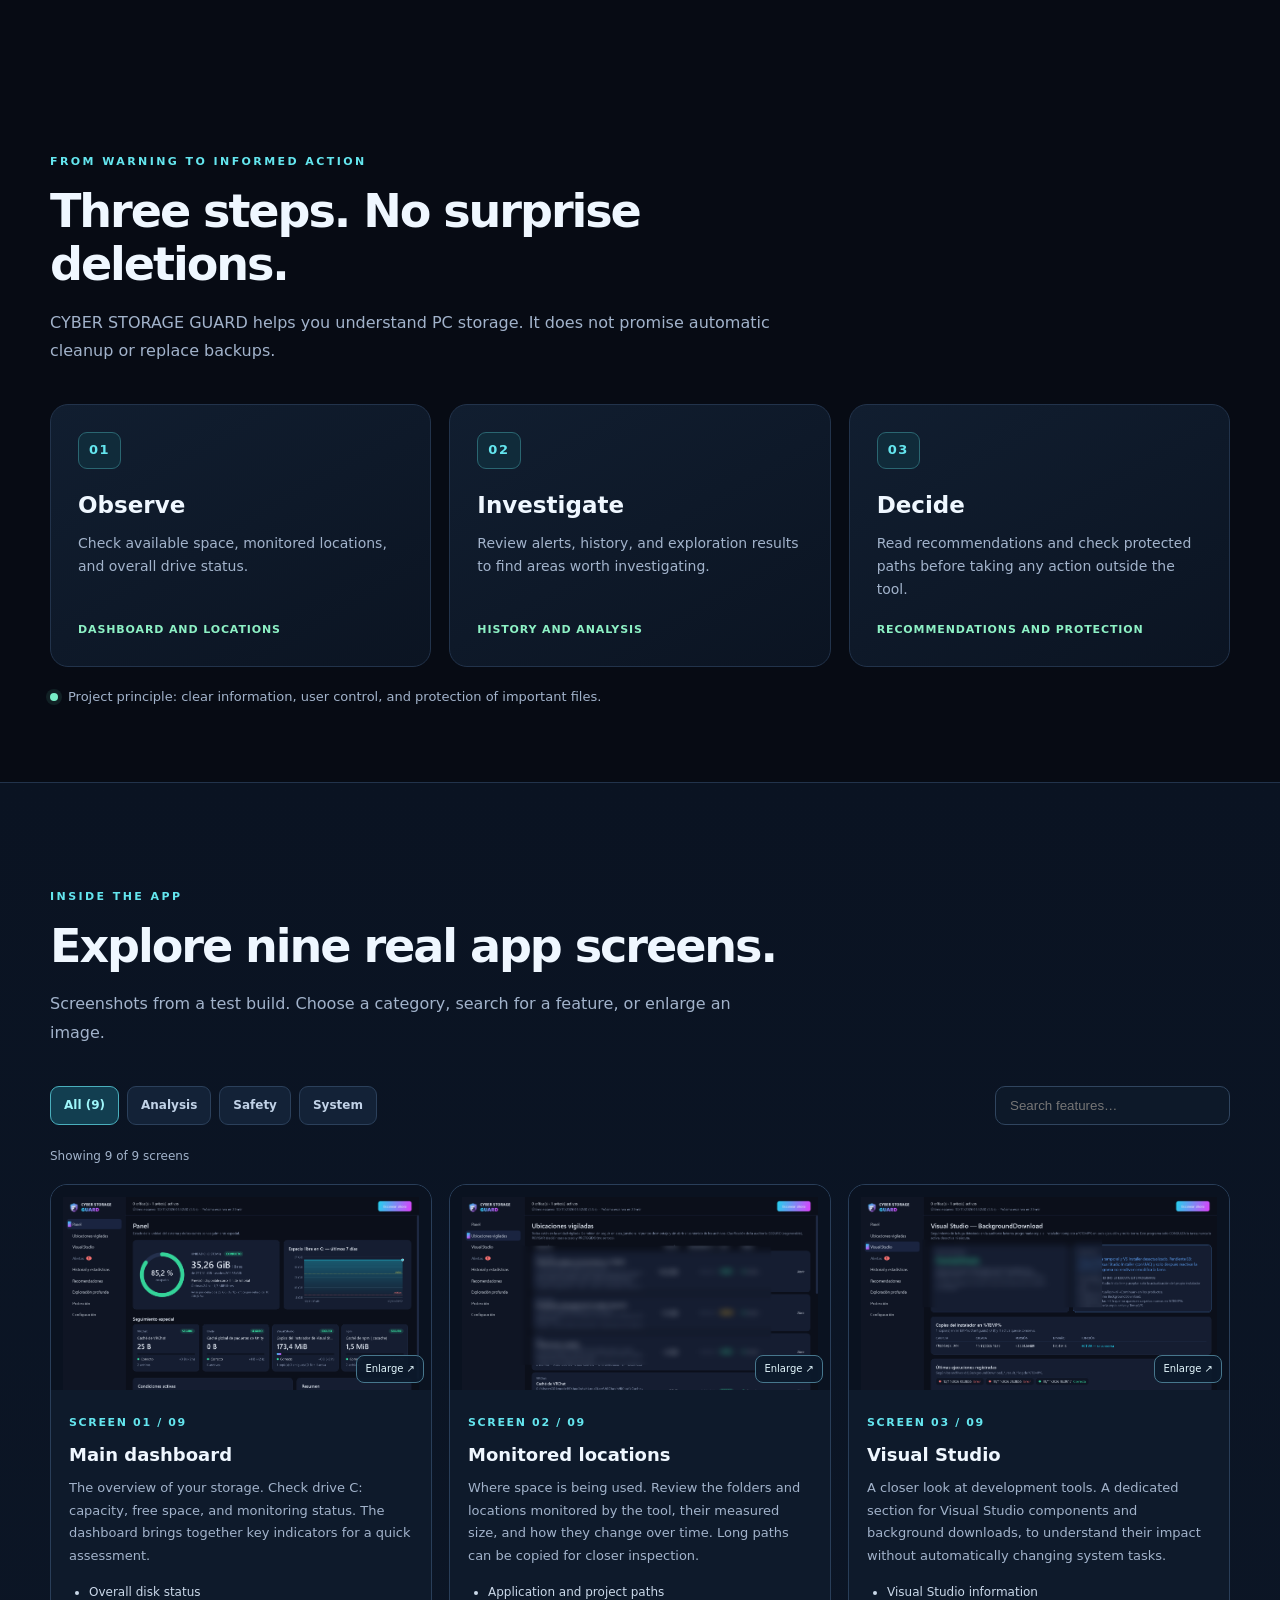
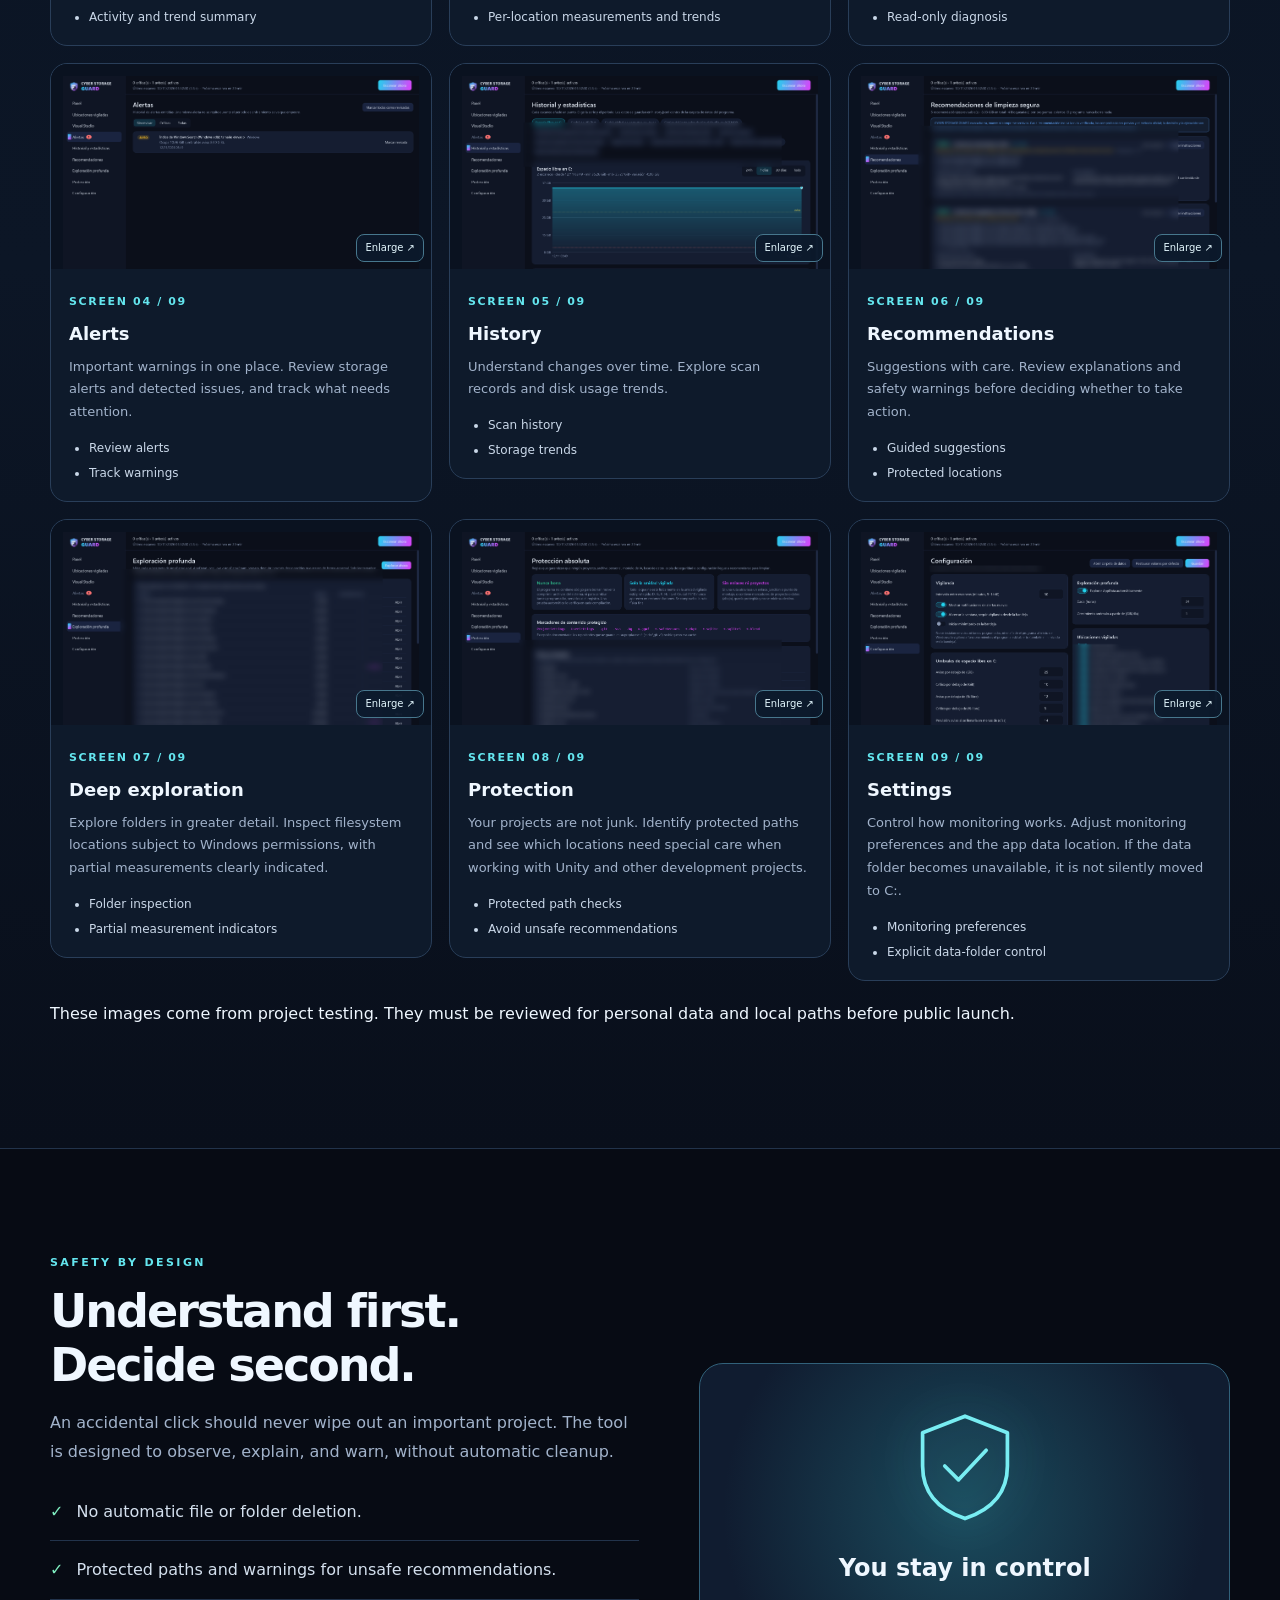
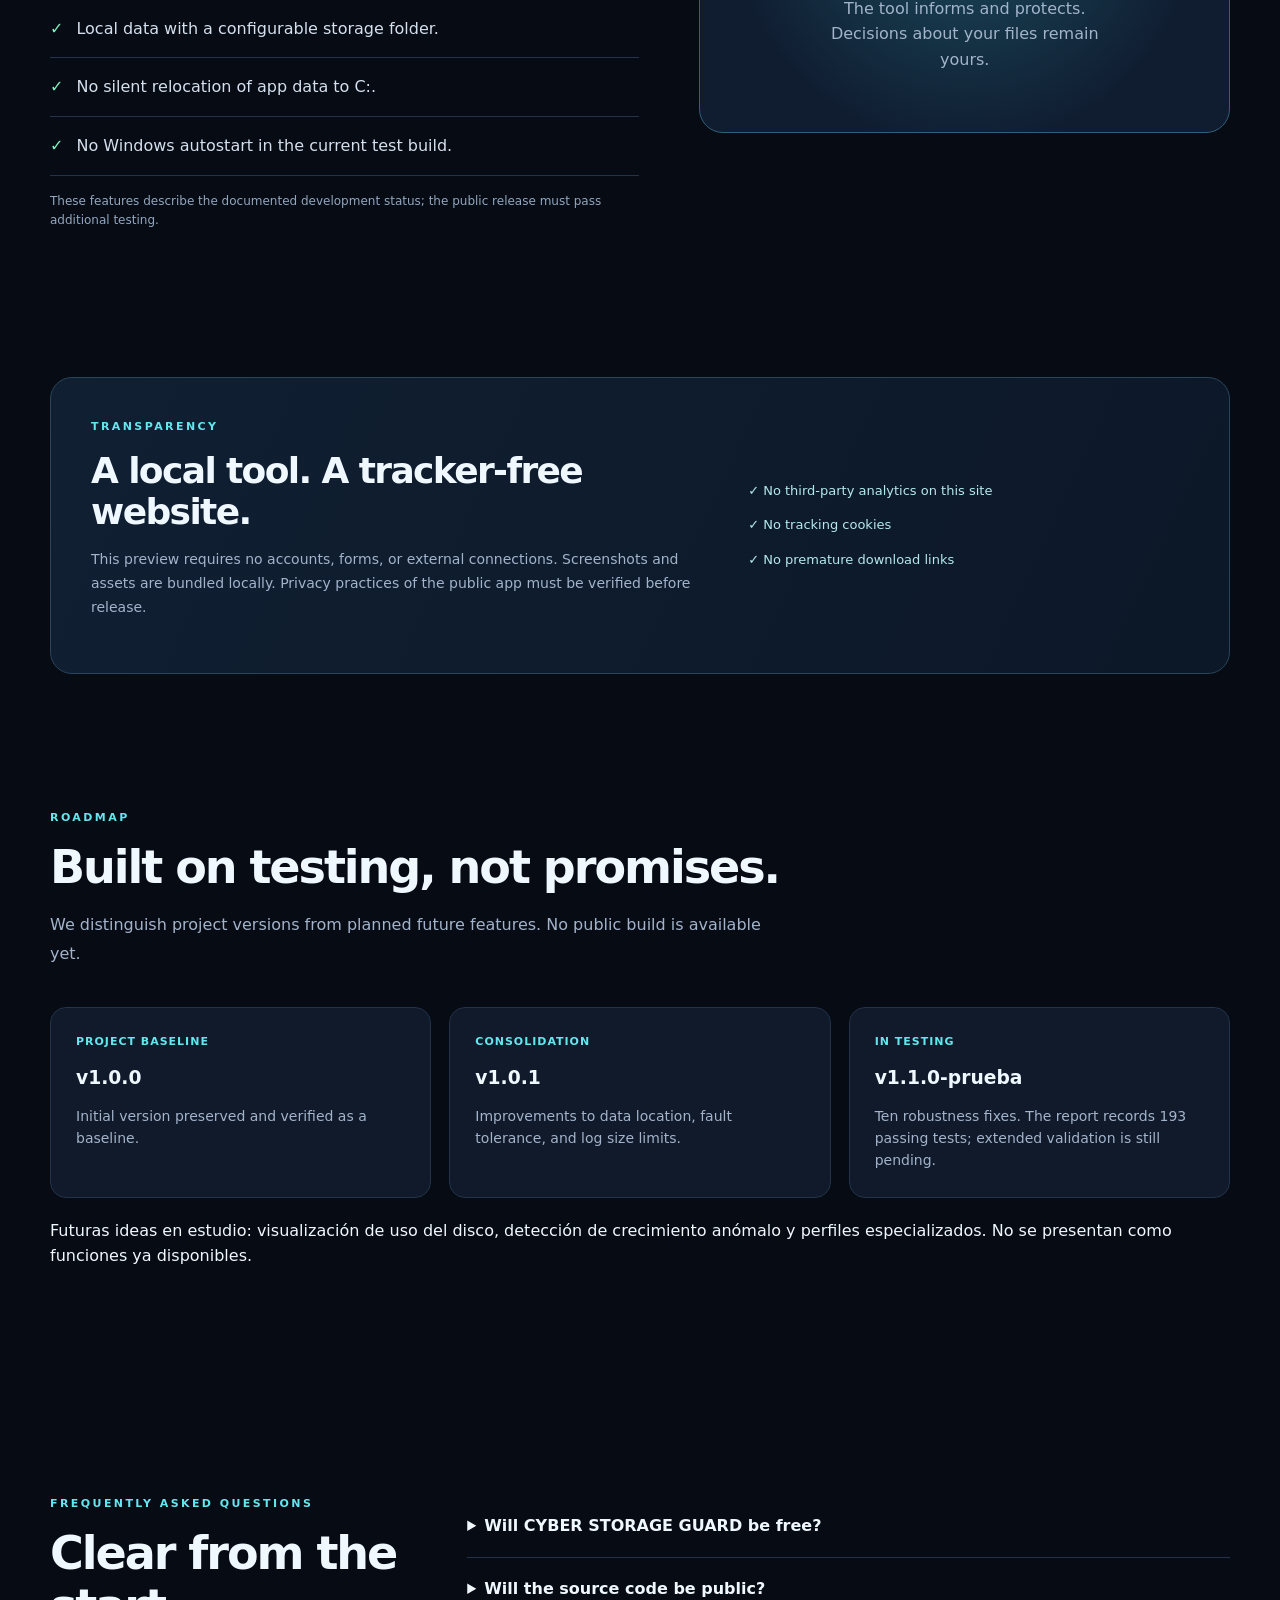
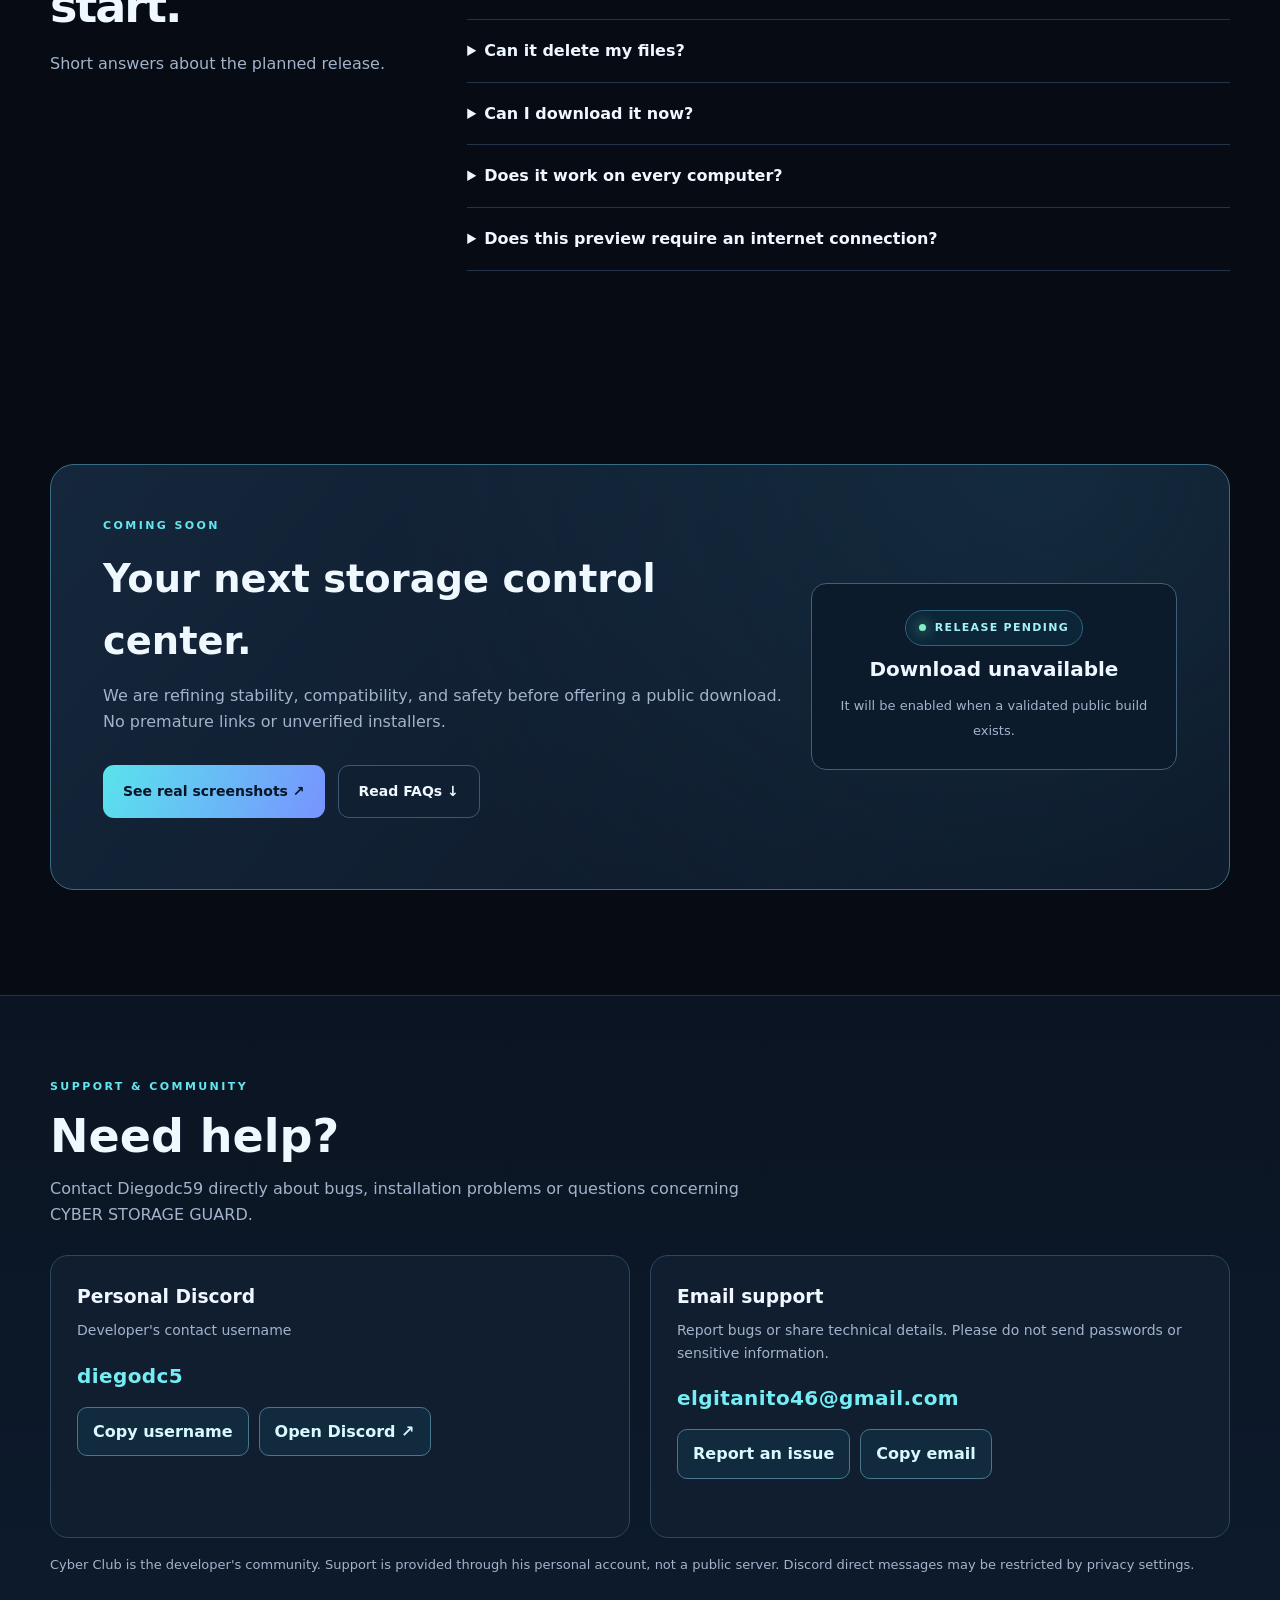
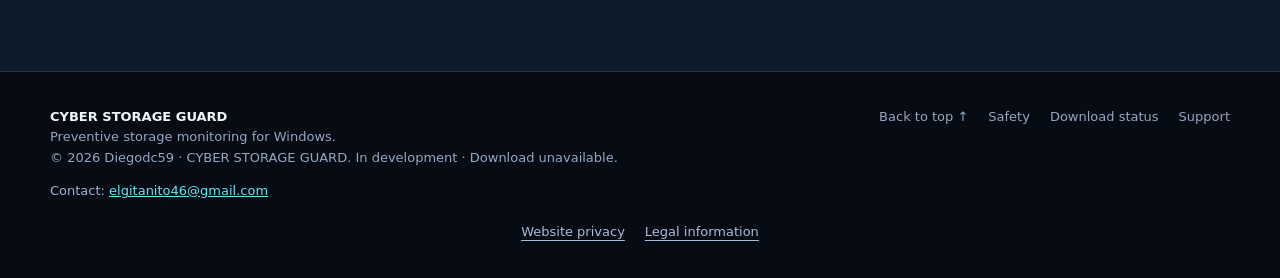
<file: en/index.html>
<!DOCTYPE html>

<html lang="en">
<head>
<meta charset="utf-8"/><meta content="width=device-width, initial-scale=1" name="viewport"/><meta content="dark" name="color-scheme"/><meta content="#070b14" name="theme-color"/><meta content="CYBER STORAGE GUARD: monitor and protect Windows storage. Freeware currently in testing." name="description"/><meta content="CYBER STORAGE GUARD — Your storage, under control" property="og:title"/><meta content="Preventive Windows storage monitoring. Freeware. Coming soon." property="og:description"/><title>CYBER STORAGE GUARD — Your storage, under control</title>
<link href="../assets/css/site-en.css" rel="stylesheet"/><meta name="robots" content="index,follow"/><meta content="website" property="og:type"/><meta content="en_US" property="og:locale"/><link href="../assets/favicon.svg" rel="icon" type="image/svg+xml"/><link href="../site.webmanifest" rel="manifest"/></head><body><a class="skip-link" href="#contenido">Skip to content</a>
<div aria-label="CYBER STORAGE GUARD introduction" class="intro" id="intro" lang="en"><div class="intro-inner"><div class="intro-mark"><svg fill="none" stroke="#8df6ff" stroke-linecap="round" stroke-linejoin="round" stroke-width="3" viewbox="0 0 64 64"><path d="M32 5 54 14v17c0 15-10 24-22 28C20 55 10 46 10 31V14L32 5Z"></path><path d="m22 32 7 7 14-16"></path></svg></div><div class="intro-title">CYBER STORAGE GUARD</div><div class="intro-sub">STORAGE INTELLIGENCE · WINDOWS</div><div class="intro-credit">Developed by <strong>Diegodc59</strong></div><div class="progress"><span></span></div><div class="small-note">Preparing your control center</div></div><button class="intro-skip" id="skip">Skip intro ↗</button></div>
<header class="nav-wrap"><nav aria-label="Main navigation" class="nav container"><a class="logo" href="#inicio"><span class="logo-icon"><svg fill="none" stroke="#83f4ff" stroke-linejoin="round" stroke-width="2.2" viewbox="0 0 32 32"><path d="M16 2 28 7v10c0 8-5.5 12-12 14C9.5 29 4 25 4 17V7L16 2Z"></path><path d="m10 16 4 4 8-9"></path></svg></span><span>CYBER STORAGE GUARD</span></a><button aria-controls="navlinks" aria-expanded="false" class="menu-toggle" id="menu">Menu ☰</button><div class="nav-links" id="navlinks"><a href="#funciones">Features</a><a href="#capturas">Screenshots</a><a href="#como-funciona">How it works</a><a href="#seguridad">Safety</a><a href="#versiones">Versions</a><a href="#preguntas">FAQ</a><a class="nav-cta" href="#descarga">Download ↗</a><a class="lang-link" href="../index.html" lang="es">ES</a></div></nav></header>
<a class="skip-link" href="#inicio">Skip to content</a><div aria-hidden="true" class="scroll-progress" id="scroll-progress"></div><main id="inicio"><section class="hero container" id="contenido" tabindex="-1"><div><div class="eyebrow"><span class="pulse"></span> In development · public access coming soon</div><h1>Your storage.<br/><em>Under control.</em></h1><p class="lead">Find out what takes up disk space, identify growth trends, and protect your projects. A preventive approach to monitoring Windows storage, without automatic cleanup.</p><div class="actions"><a class="button primary" href="#capturas">Explore the app <span aria-hidden="true">↗</span></a><a class="button secondary" href="#funciones">See the features ↓</a></div><p class="small-note">Freeware · Windows 10/11 · Closed source · Currently in testing</p></div><div class="hero-visual"><div class="app-window"><img alt="Captura real del panel principal de CYBER STORAGE GUARD" decoding="async" fetchpriority="high" height="1055" src="../assets/capturas/01_panel.png" width="1682"/><div class="app-caption"><span>ACTUAL APP SCREENSHOT</span><span>v1.1.0 · test build</span></div></div><div class="floating"><strong>9 monitoring areas</strong>A clearer view of your PC</div></div></section>
<div class="trust-strip"><div><b>9 screens</b><span>Information and control panels</span></div><div><b>Read-only</b><span>No automatic deletion</span></div><div><b>History</b><span>Track usage trends</span></div><div><b>Free</b><span>Planned freeware release</span></div></div>
<section class="section container" id="funciones"><div class="section-head"><div class="kicker">More than just gigabytes</div><h2>Understand what happens to your storage.</h2><p>CYBER STORAGE GUARD is designed to identify warning signs, provide useful information, and help you make informed decisions without putting your files at risk.</p></div><div class="cards"><article class="card"><div class="icon">◉</div><h3>Disk status</h3><p>Check used and free space and warning or critical status at a glance.</p></article><article class="card"><div class="icon">⌁</div><h3>Growth and trends</h3><p>Review scan history to understand how disk usage changes over time.</p></article><article class="card"><div class="icon">⚑</div><h3>Actionable alerts</h3><p>Identify situations requiring attention and mark alerts as reviewed.</p></article><article class="card"><div class="icon">▤</div><h3>Monitored locations</h3><p>Inspect common development and gaming locations, including Unity and Visual Studio.</p></article><article class="card"><div class="icon">◇</div><h3>Cautious recommendations</h3><p>Get explanations and suggestions that respect sensitive locations. You stay in control.</p></article><article class="card"><div class="icon">⬡</div><h3>Project protection</h3><p>Identify protected paths and avoid unsafe suggestions involving important projects and data.</p></article></div></section>
<section aria-labelledby="workflow-title" class="section container workflow" id="como-funciona">
<div class="section-head"><div class="kicker">From warning to informed action</div><h2 id="workflow-title">Three steps. No surprise deletions.</h2><p>CYBER STORAGE GUARD helps you understand PC storage. It does not promise automatic cleanup or replace backups.</p></div>
<div class="workflow-grid">
<article class="workflow-step"><span class="step-number">01</span><h3>Observe</h3><p>Check available space, monitored locations, and overall drive status.</p><span class="step-label">Dashboard and locations</span></article>
<article class="workflow-step"><span class="step-number">02</span><h3>Investigate</h3><p>Review alerts, history, and exploration results to find areas worth investigating.</p><span class="step-label">History and analysis</span></article>
<article class="workflow-step"><span class="step-number">03</span><h3>Decide</h3><p>Read recommendations and check protected paths before taking any action outside the tool.</p><span class="step-label">Recommendations and protection</span></article>
</div>
<div class="workflow-foot"><span aria-hidden="true" class="live-dot"></span><span>Project principle: clear information, user control, and protection of important files.</span></div>
</section>
<section class="section gallery-section" id="capturas"><div class="container"><div class="section-head"><div class="kicker">Inside the app</div><h2>Explore nine real app screens.</h2><p>Screenshots from a test build. Choose a category, search for a feature, or enlarge an image.</p></div><div class="gallery-tools"><div aria-label="Filter screenshots" class="filters" role="group"><button aria-pressed="true" class="filter" data-filter="todos">All (9)</button><button aria-pressed="false" class="filter" data-filter="analisis">Analysis</button><button aria-pressed="false" class="filter" data-filter="seguridad">Safety</button><button aria-pressed="false" class="filter" data-filter="sistema">System</button></div><input aria-label="Search screens" class="search" id="search" placeholder="Search features…" type="search"/></div><p aria-live="polite" class="gallery-count" id="gallery-count">Showing 9 of 9 screens</p><div class="gallery" id="gallery">
<article class="feature" data-category="analisis" data-keywords="main dashboard the overview of your storage. check drive c: capacity, free space, and monitoring status. the dashboard brings together key indicators for a quick assessment. overall disk status activity and trend summary"><button aria-label="Enlarge screenshot of Main dashboard" class="shot" data-image="../assets/capturas/01_panel.png" data-title="Main dashboard"><img alt="Actual screenshot of Main dashboard" decoding="async" height="1055" loading="lazy" src="../assets/capturas/01_panel.png" width="1682"/><span class="zoom">Enlarge ↗</span></button><div class="feature-content"><span class="number">SCREEN 01 / 09</span><h3>Main dashboard</h3><p>The overview of your storage. Check drive C: capacity, free space, and monitoring status. The dashboard brings together key indicators for a quick assessment.</p><ul><li>Overall disk status</li><li>Activity and trend summary</li></ul></div></article>
<article class="feature" data-category="analisis" data-keywords="monitored locations where space is being used. review the folders and locations monitored by the tool, their measured size, and how they change over time. long paths can be copied for closer inspection. application and project paths per-location measurements and trends"><button aria-label="Enlarge screenshot of Monitored locations" class="shot" data-image="../assets/capturas/02_ubicaciones.png" data-title="Monitored locations"><img alt="Actual screenshot of Monitored locations" decoding="async" height="1055" loading="lazy" src="../assets/capturas/02_ubicaciones.png" width="1682"/><span class="zoom">Enlarge ↗</span></button><div class="feature-content"><span class="number">SCREEN 02 / 09</span><h3>Monitored locations</h3><p>Where space is being used. Review the folders and locations monitored by the tool, their measured size, and how they change over time. Long paths can be copied for closer inspection.</p><ul><li>Application and project paths</li><li>Per-location measurements and trends</li></ul></div></article>
<article class="feature" data-category="sistema" data-keywords="visual studio a closer look at development tools. a dedicated section for visual studio components and background downloads, to understand their impact without automatically changing system tasks. visual studio information read-only diagnosis"><button aria-label="Enlarge screenshot of Visual Studio" class="shot" data-image="../assets/capturas/03_vs.png" data-title="Visual Studio"><img alt="Actual screenshot of Visual Studio" decoding="async" height="1055" loading="lazy" src="../assets/capturas/03_vs.png" width="1682"/><span class="zoom">Enlarge ↗</span></button><div class="feature-content"><span class="number">SCREEN 03 / 09</span><h3>Visual Studio</h3><p>A closer look at development tools. A dedicated section for Visual Studio components and background downloads, to understand their impact without automatically changing system tasks.</p><ul><li>Visual Studio information</li><li>Read-only diagnosis</li></ul></div></article>
<article class="feature" data-category="seguridad" data-keywords="alerts important warnings in one place. review storage alerts and detected issues, and track what needs attention. review alerts track warnings"><button aria-label="Enlarge screenshot of Alerts" class="shot" data-image="../assets/capturas/04_alertas.png" data-title="Alerts"><img alt="Actual screenshot of Alerts" decoding="async" height="1055" loading="lazy" src="../assets/capturas/04_alertas.png" width="1682"/><span class="zoom">Enlarge ↗</span></button><div class="feature-content"><span class="number">SCREEN 04 / 09</span><h3>Alerts</h3><p>Important warnings in one place. Review storage alerts and detected issues, and track what needs attention.</p><ul><li>Review alerts</li><li>Track warnings</li></ul></div></article>
<article class="feature" data-category="analisis" data-keywords="history understand changes over time. explore scan records and disk usage trends. scan history storage trends"><button aria-label="Enlarge screenshot of History" class="shot" data-image="../assets/capturas/05_historial.png" data-title="History"><img alt="Actual screenshot of History" decoding="async" height="1055" loading="lazy" src="../assets/capturas/05_historial.png" width="1682"/><span class="zoom">Enlarge ↗</span></button><div class="feature-content"><span class="number">SCREEN 05 / 09</span><h3>History</h3><p>Understand changes over time. Explore scan records and disk usage trends.</p><ul><li>Scan history</li><li>Storage trends</li></ul></div></article>
<article class="feature" data-category="seguridad" data-keywords="recommendations suggestions with care. review explanations and safety warnings before deciding whether to take action. guided suggestions protected locations"><button aria-label="Enlarge screenshot of Recommendations" class="shot" data-image="../assets/capturas/06_recomendaciones.png" data-title="Recommendations"><img alt="Actual screenshot of Recommendations" decoding="async" height="1055" loading="lazy" src="../assets/capturas/06_recomendaciones.png" width="1682"/><span class="zoom">Enlarge ↗</span></button><div class="feature-content"><span class="number">SCREEN 06 / 09</span><h3>Recommendations</h3><p>Suggestions with care. Review explanations and safety warnings before deciding whether to take action.</p><ul><li>Guided suggestions</li><li>Protected locations</li></ul></div></article>
<article class="feature" data-category="analisis" data-keywords="deep exploration explore folders in greater detail. inspect filesystem locations subject to windows permissions, with partial measurements clearly indicated. folder inspection partial measurement indicators"><button aria-label="Enlarge screenshot of Deep exploration" class="shot" data-image="../assets/capturas/07_exploracion.png" data-title="Deep exploration"><img alt="Actual screenshot of Deep exploration" decoding="async" height="1055" loading="lazy" src="../assets/capturas/07_exploracion.png" width="1682"/><span class="zoom">Enlarge ↗</span></button><div class="feature-content"><span class="number">SCREEN 07 / 09</span><h3>Deep exploration</h3><p>Explore folders in greater detail. Inspect filesystem locations subject to Windows permissions, with partial measurements clearly indicated.</p><ul><li>Folder inspection</li><li>Partial measurement indicators</li></ul></div></article>
<article class="feature" data-category="seguridad" data-keywords="protection your projects are not junk. identify protected paths and see which locations need special care when working with unity and other development projects. protected path checks avoid unsafe recommendations"><button aria-label="Enlarge screenshot of Protection" class="shot" data-image="../assets/capturas/08_proteccion.png" data-title="Protection"><img alt="Actual screenshot of Protection" decoding="async" height="1055" loading="lazy" src="../assets/capturas/08_proteccion.png" width="1682"/><span class="zoom">Enlarge ↗</span></button><div class="feature-content"><span class="number">SCREEN 08 / 09</span><h3>Protection</h3><p>Your projects are not junk. Identify protected paths and see which locations need special care when working with Unity and other development projects.</p><ul><li>Protected path checks</li><li>Avoid unsafe recommendations</li></ul></div></article>
<article class="feature" data-category="sistema" data-keywords="settings control how monitoring works. adjust monitoring preferences and the app data location. if the data folder becomes unavailable, it is not silently moved to c:. monitoring preferences explicit data-folder control"><button aria-label="Enlarge screenshot of Settings" class="shot" data-image="../assets/capturas/09_configuracion.png" data-title="Settings"><img alt="Actual screenshot of Settings" decoding="async" height="1055" loading="lazy" src="../assets/capturas/09_configuracion.png" width="1682"/><span class="zoom">Enlarge ↗</span></button><div class="feature-content"><span class="number">SCREEN 09 / 09</span><h3>Settings</h3><p>Control how monitoring works. Adjust monitoring preferences and the app data location. If the data folder becomes unavailable, it is not silently moved to C:.</p><ul><li>Monitoring preferences</li><li>Explicit data-folder control</li></ul></div></article>
</div><div class="empty" id="empty" role="status">No screenshots match your search. Try another term.</div><p class="prose-spaced">These images come from project testing. They must be reviewed for personal data and local paths before public launch.</p></div></section>
<section class="section container" id="seguridad"><div class="safety-grid"><div><div class="kicker">Safety by design</div><h2>Understand first.<br/>Decide second.</h2><p class="section-intro">An accidental click should never wipe out an important project. The tool is designed to observe, explain, and warn, without automatic cleanup.</p><ul class="checklist"><li>No automatic file or folder deletion.</li><li>Protected paths and warnings for unsafe recommendations.</li><li>Local data with a configurable storage folder.</li><li>No silent relocation of app data to C:.</li><li>No Windows autostart in the current test build.</li></ul><p class="small-note">These features describe the documented development status; the public release must pass additional testing.</p></div><div class="safety-visual"><svg aria-hidden="true" fill="none" stroke="#78edf2" stroke-linecap="round" stroke-linejoin="round" stroke-width="4" viewbox="0 0 128 128"><path d="M64 10 110 28v36c0 31-19 48-46 57C37 112 18 95 18 64V28L64 10Z"></path><path d="m42 64 15 15 30-32"></path></svg><h3>You stay in control</h3><p>The tool informs and protects. Decisions about your files remain yours.</p></div></div></section>
<section class="section container privacy" id="privacidad"><div class="privacy-panel"><div><div class="kicker">Transparency</div><h2>A local tool. A tracker-free website.</h2><p>This preview requires no accounts, forms, or external connections. Screenshots and assets are bundled locally. Privacy practices of the public app must be verified before release.</p></div><div class="privacy-points"><span>✓ No third-party analytics on this site</span><span>✓ No tracking cookies</span><span>✓ No premature download links</span></div></div></section>
<section class="section container" id="versiones"><div class="section-head"><div class="kicker">Roadmap</div><h2>Built on testing, not promises.</h2><p>We distinguish project versions from planned future features. No public build is available yet.</p></div><div class="timeline"><article class="milestone"><div class="tag">PROJECT BASELINE</div><h3>v1.0.0</h3><p>Initial version preserved and verified as a baseline.</p></article><article class="milestone"><div class="tag">CONSOLIDATION</div><h3>v1.0.1</h3><p>Improvements to data location, fault tolerance, and log size limits.</p></article><article class="milestone"><div class="tag">IN TESTING</div><h3>v1.1.0-prueba</h3><p>Ten robustness fixes. The report records 193 passing tests; extended validation is still pending.</p></article></div><p class="prose-spaced">Futuras ideas en estudio: visualización de uso del disco, detección de crecimiento anómalo y perfiles especializados. No se presentan como funciones ya disponibles.</p></section>
<section class="section container" id="preguntas"><div class="faq"><div><div class="kicker">Frequently asked questions</div><h2>Clear from the start.</h2><p class="section-intro">Short answers about the planned release.</p></div><div><details><summary>Will CYBER STORAGE GUARD be free?</summary><p>Yes. Freeware distribution for Windows is planned.</p></details><details><summary>Will the source code be public?</summary><p>No. The plan is to distribute compiled software while keeping the source code private.</p></details><details><summary>Can it delete my files?</summary><p>El diseño actual se basa en vigilancia, análisis y recomendaciones; no realiza limpiezas automáticas. Cualquier futura función de limpieza requeriría un diseño y autorización explícitos.</p></details><details><summary>Can I download it now?</summary><p>Not yet. The application is still being tested; downloads will be enabled only after a public build has been validated.</p></details><details><summary>Does it work on every computer?</summary><p>It is being developed for Windows 10 and 11. Compatibility on different machines must be validated before release.</p></details><details><summary>Does this preview require an internet connection?</summary><p>This website works offline: extract the ZIP and open index.html. It uses no external libraries or images.</p></details></div></div></section>
<section class="download container" id="descarga"><div class="download-panel"><div><div class="kicker">Coming soon</div><h2>Your next storage control center.</h2><p>We are refining stability, compatibility, and safety before offering a public download. No premature links or unverified installers.</p><div class="actions"><a class="button primary" href="#capturas">See real screenshots ↗</a><a class="button secondary" href="#preguntas">Read FAQs ↓</a></div></div><div class="download-status"><div class="eyebrow"><span class="pulse"></span> Release pending</div><strong>Download unavailable</strong><span>It will be enabled when a validated public build exists.</span></div></div></section></main>
<section aria-labelledby="support-heading" class="support-section" id="contacto"><div class="container"><div class="support-head"><div class="kicker">SUPPORT &amp; COMMUNITY</div><h2 id="support-heading">Need help?</h2><p>Contact Diegodc59 directly about bugs, installation problems or questions concerning CYBER STORAGE GUARD.</p></div><div class="support-grid"><article class="support-card"><h3>Personal Discord</h3><p>Developer's contact username</p><span class="support-id" id="discord-username">diegodc5</span><div class="support-actions"><button id="copy-discord" type="button">Copy username</button><a href="https://discord.com/app" rel="noopener noreferrer" target="_blank">Open Discord ↗</a></div><div aria-live="polite" class="support-status" id="discord-status" role="status"></div></article><article class="support-card"><h3>Email support</h3><p>Report bugs or share technical details. Please do not send passwords or sensitive information.</p><a aria-label="Email support" class="support-id" href="mailto:elgitanito46@gmail.com?subject=CYBER%20STORAGE%20GUARD%20-%20Support">elgitanito46@gmail.com</a><div class="support-actions"><a aria-label="Email support" href="mailto:elgitanito46@gmail.com?subject=CYBER%20STORAGE%20GUARD%20-%20Bug%20report">Report an issue</a><button id="copy-email" type="button">Copy email</button></div><div aria-live="polite" class="support-status" id="email-status" role="status"></div></article></div><p class="support-note">Cyber Club is the developer's community. Support is provided through his personal account, not a public server. Discord direct messages may be restricted by privacy settings.</p></div></section><footer class="footer"><div class="container footer-inner"><div><strong>CYBER STORAGE GUARD</strong><div>Preventive storage monitoring for Windows.</div><div>© <span id="year">2026</span> Diegodc59 · CYBER STORAGE GUARD. In development · Download unavailable.</div><div class="site-contact">Contact: <a aria-label="Email support" href="mailto:elgitanito46@gmail.com">elgitanito46@gmail.com</a></div></div><div class="footer-links"><a href="#inicio">Back to top ↑</a><a href="#seguridad">Safety</a><a href="#descarga">Download status</a><a href="#contacto">Support</a></div></div><div class="site-legal-links"><a href="privacy.html">Website privacy</a><a href="legal.html">Legal information</a></div></footer><button aria-label="Back to top" class="back-top" id="back-top" type="button">↑</button>
<dialog aria-label="Enlarged screenshot" aria-modal="true" class="dialog" id="viewer"><div class="dialog-bar"><strong id="viewer-title">Screenshot</strong><button aria-label="Close enlarged screenshot" class="dialog-close" id="close-viewer">Close ✕</button></div><img alt="Enlarged screenshot" id="viewer-img"/></dialog>
<script defer="" src="../assets/js/site-en.js"></script></body></html>
</file>
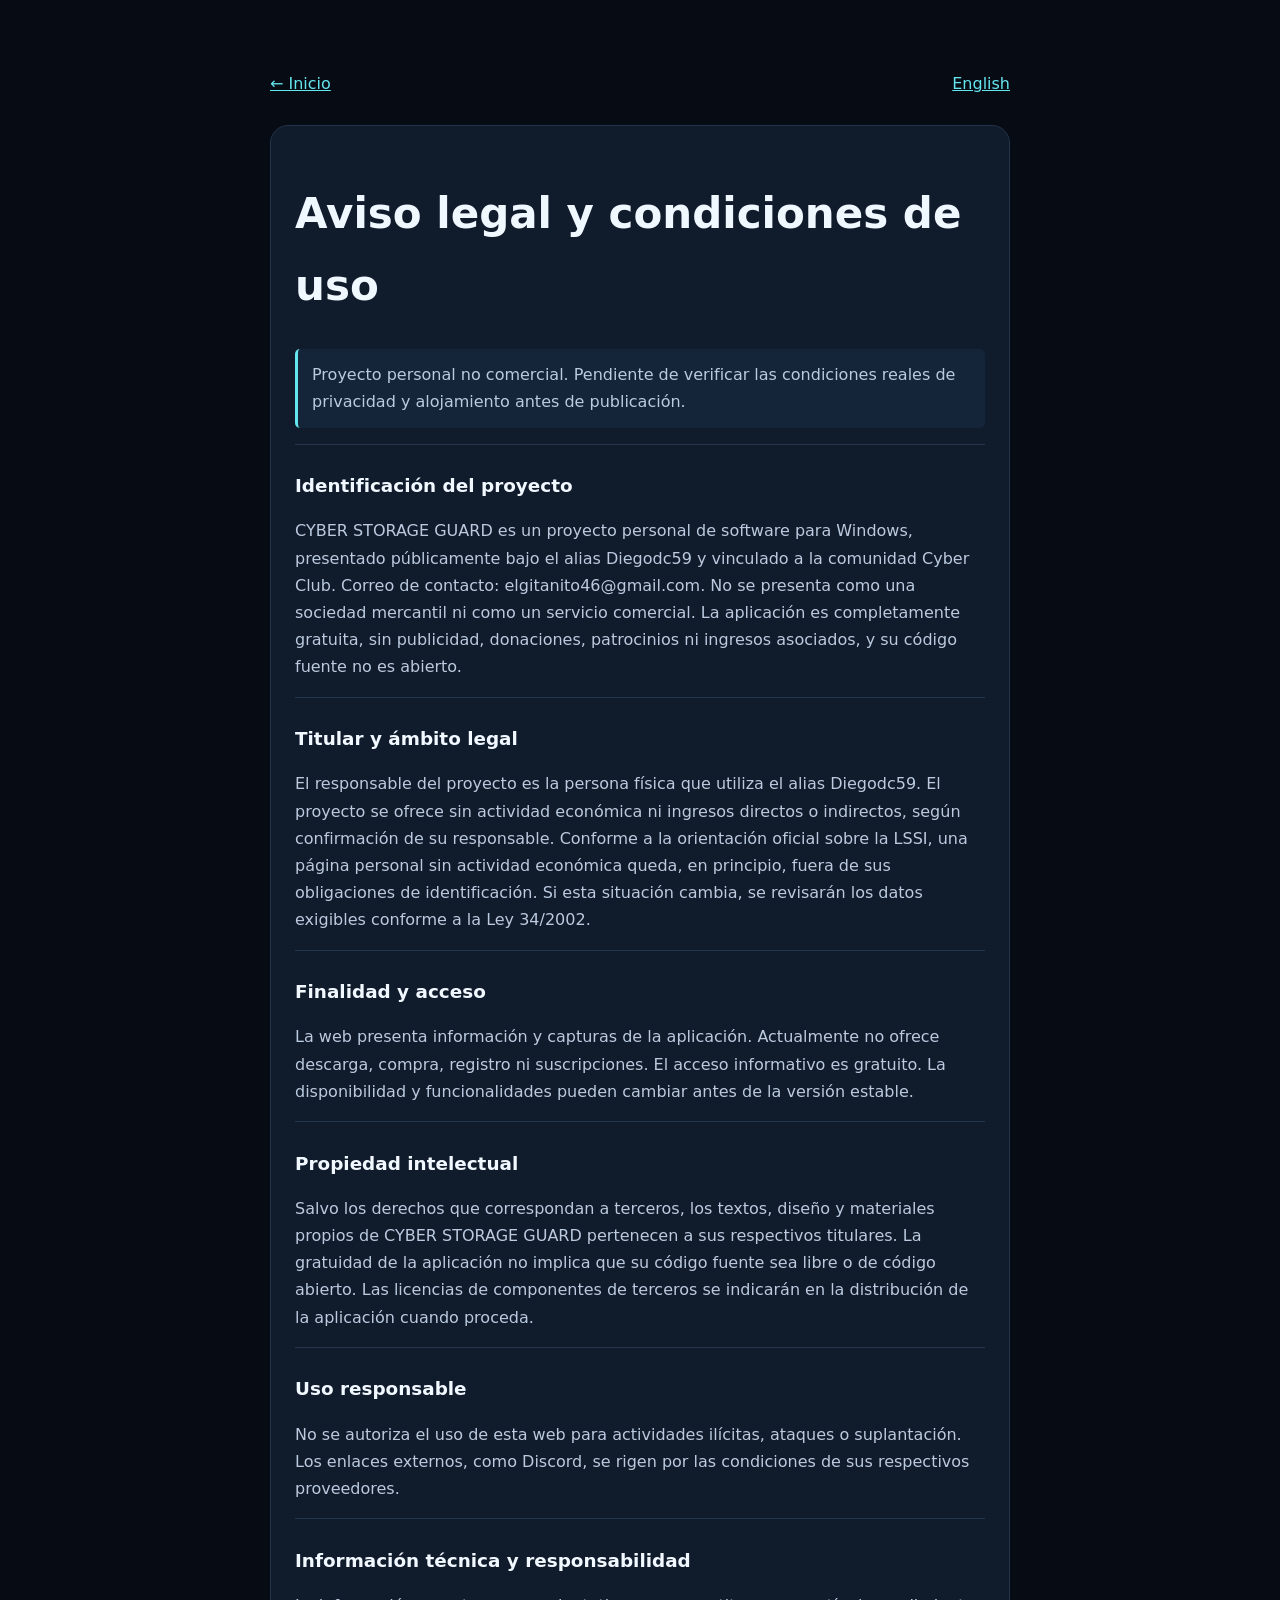
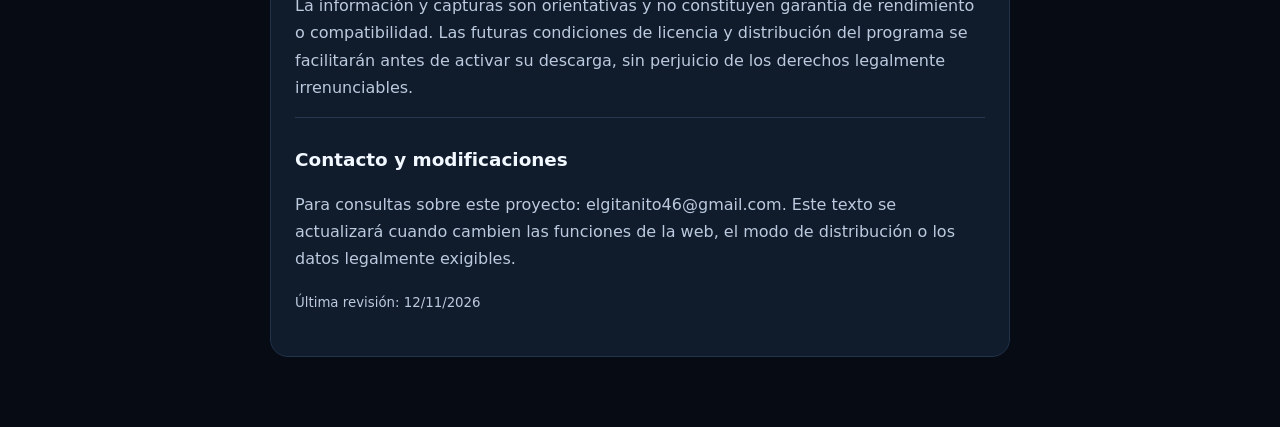
<file: aviso-legal.html>
<!doctype html><html lang="es"><head><meta charset="utf-8"><meta name="viewport" content="width=device-width,initial-scale=1"><meta name="robots" content="noindex,nofollow"><title>Aviso legal y condiciones de uso | CYBER STORAGE GUARD</title><link rel="stylesheet" href="assets/css/legal.css"></head><body><main><nav><a href="index.html">← Inicio</a><a href="en/legal.html">English</a></nav><div class="panel"><h1>Aviso legal y condiciones de uso</h1><p class="notice">Proyecto personal no comercial. Pendiente de verificar las condiciones reales de privacidad y alojamiento antes de publicación.</p><section><h2>Identificación del proyecto</h2><p>CYBER STORAGE GUARD es un proyecto personal de software para Windows, presentado públicamente bajo el alias Diegodc59 y vinculado a la comunidad Cyber Club. Correo de contacto: elgitanito46@gmail.com. No se presenta como una sociedad mercantil ni como un servicio comercial. La aplicación es completamente gratuita, sin publicidad, donaciones, patrocinios ni ingresos asociados, y su código fuente no es abierto.</p></section><section><h2>Titular y ámbito legal</h2><p>El responsable del proyecto es la persona física que utiliza el alias Diegodc59. El proyecto se ofrece sin actividad económica ni ingresos directos o indirectos, según confirmación de su responsable. Conforme a la orientación oficial sobre la LSSI, una página personal sin actividad económica queda, en principio, fuera de sus obligaciones de identificación. Si esta situación cambia, se revisarán los datos exigibles conforme a la Ley 34/2002.</p></section><section><h2>Finalidad y acceso</h2><p>La web presenta información y capturas de la aplicación. Actualmente no ofrece descarga, compra, registro ni suscripciones. El acceso informativo es gratuito. La disponibilidad y funcionalidades pueden cambiar antes de la versión estable.</p></section><section><h2>Propiedad intelectual</h2><p>Salvo los derechos que correspondan a terceros, los textos, diseño y materiales propios de CYBER STORAGE GUARD pertenecen a sus respectivos titulares. La gratuidad de la aplicación no implica que su código fuente sea libre o de código abierto. Las licencias de componentes de terceros se indicarán en la distribución de la aplicación cuando proceda.</p></section><section><h2>Uso responsable</h2><p>No se autoriza el uso de esta web para actividades ilícitas, ataques o suplantación. Los enlaces externos, como Discord, se rigen por las condiciones de sus respectivos proveedores.</p></section><section><h2>Información técnica y responsabilidad</h2><p>La información y capturas son orientativas y no constituyen garantía de rendimiento o compatibilidad. Las futuras condiciones de licencia y distribución del programa se facilitarán antes de activar su descarga, sin perjuicio de los derechos legalmente irrenunciables.</p></section><section><h2>Contacto y modificaciones</h2><p>Para consultas sobre este proyecto: elgitanito46@gmail.com. Este texto se actualizará cuando cambien las funciones de la web, el modo de distribución o los datos legalmente exigibles.</p></section><p><small>Última revisión: 12/11/2026</small></p></div></main></body></html>
</file>
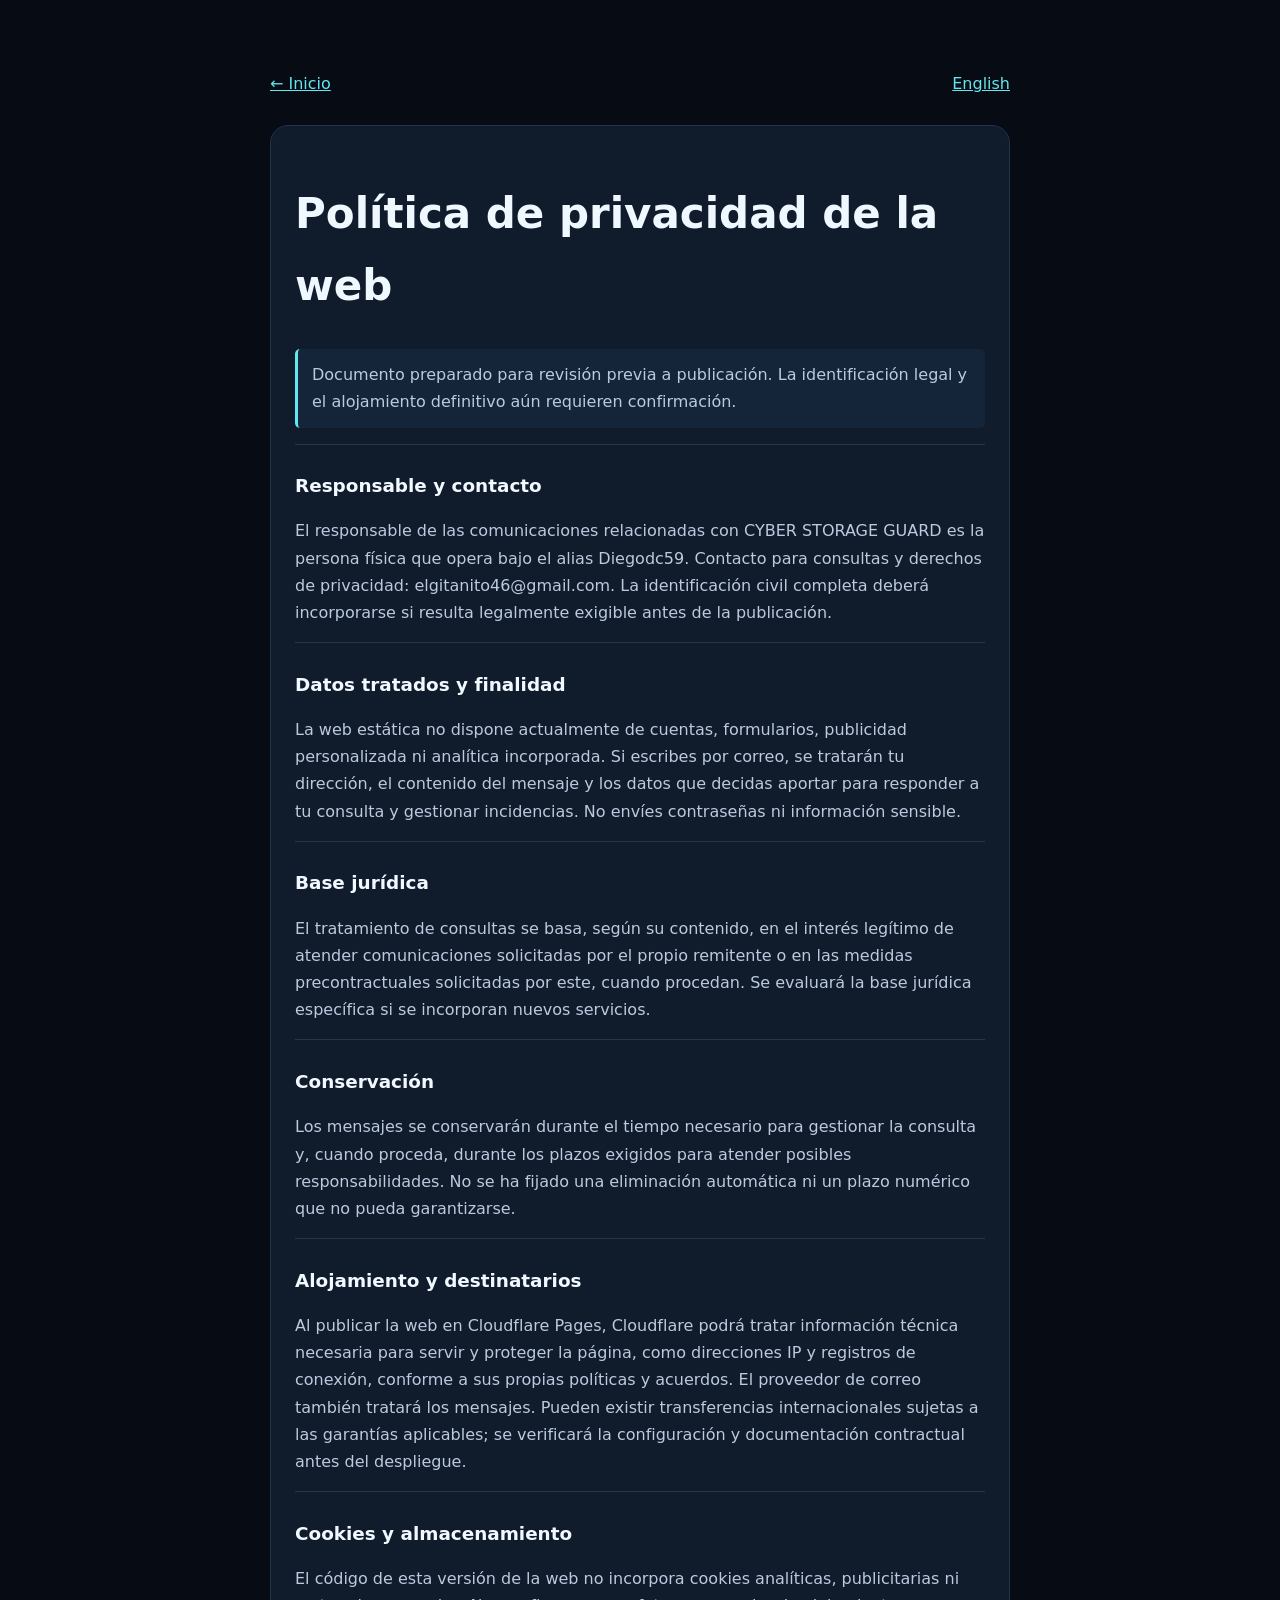
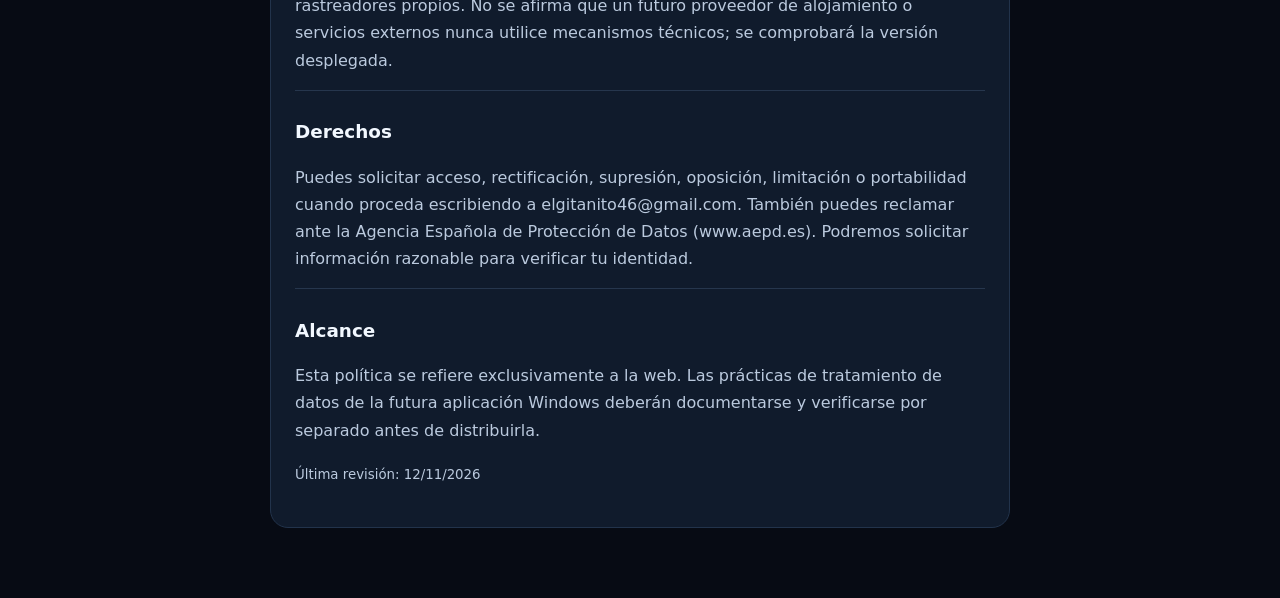
<file: privacidad.html>
<!doctype html><html lang="es"><head><meta charset="utf-8"><meta name="viewport" content="width=device-width,initial-scale=1"><meta name="robots" content="noindex,nofollow"><title>Política de privacidad de la web | CYBER STORAGE GUARD</title><link rel="stylesheet" href="assets/css/legal.css"></head><body><main><nav><a href="index.html">← Inicio</a><a href="en/privacy.html">English</a></nav><div class="panel"><h1>Política de privacidad de la web</h1><p class="notice">Documento preparado para revisión previa a publicación. La identificación legal y el alojamiento definitivo aún requieren confirmación.</p><section><h2>Responsable y contacto</h2><p>El responsable de las comunicaciones relacionadas con CYBER STORAGE GUARD es la persona física que opera bajo el alias Diegodc59. Contacto para consultas y derechos de privacidad: elgitanito46@gmail.com. La identificación civil completa deberá incorporarse si resulta legalmente exigible antes de la publicación.</p></section><section><h2>Datos tratados y finalidad</h2><p>La web estática no dispone actualmente de cuentas, formularios, publicidad personalizada ni analítica incorporada. Si escribes por correo, se tratarán tu dirección, el contenido del mensaje y los datos que decidas aportar para responder a tu consulta y gestionar incidencias. No envíes contraseñas ni información sensible.</p></section><section><h2>Base jurídica</h2><p>El tratamiento de consultas se basa, según su contenido, en el interés legítimo de atender comunicaciones solicitadas por el propio remitente o en las medidas precontractuales solicitadas por este, cuando procedan. Se evaluará la base jurídica específica si se incorporan nuevos servicios.</p></section><section><h2>Conservación</h2><p>Los mensajes se conservarán durante el tiempo necesario para gestionar la consulta y, cuando proceda, durante los plazos exigidos para atender posibles responsabilidades. No se ha fijado una eliminación automática ni un plazo numérico que no pueda garantizarse.</p></section><section><h2>Alojamiento y destinatarios</h2><p>Al publicar la web en Cloudflare Pages, Cloudflare podrá tratar información técnica necesaria para servir y proteger la página, como direcciones IP y registros de conexión, conforme a sus propias políticas y acuerdos. El proveedor de correo también tratará los mensajes. Pueden existir transferencias internacionales sujetas a las garantías aplicables; se verificará la configuración y documentación contractual antes del despliegue.</p></section><section><h2>Cookies y almacenamiento</h2><p>El código de esta versión de la web no incorpora cookies analíticas, publicitarias ni rastreadores propios. No se afirma que un futuro proveedor de alojamiento o servicios externos nunca utilice mecanismos técnicos; se comprobará la versión desplegada.</p></section><section><h2>Derechos</h2><p>Puedes solicitar acceso, rectificación, supresión, oposición, limitación o portabilidad cuando proceda escribiendo a elgitanito46@gmail.com. También puedes reclamar ante la Agencia Española de Protección de Datos (www.aepd.es). Podremos solicitar información razonable para verificar tu identidad.</p></section><section><h2>Alcance</h2><p>Esta política se refiere exclusivamente a la web. Las prácticas de tratamiento de datos de la futura aplicación Windows deberán documentarse y verificarse por separado antes de distribuirla.</p></section><p><small>Última revisión: 12/11/2026</small></p></div></main></body></html>
</file>
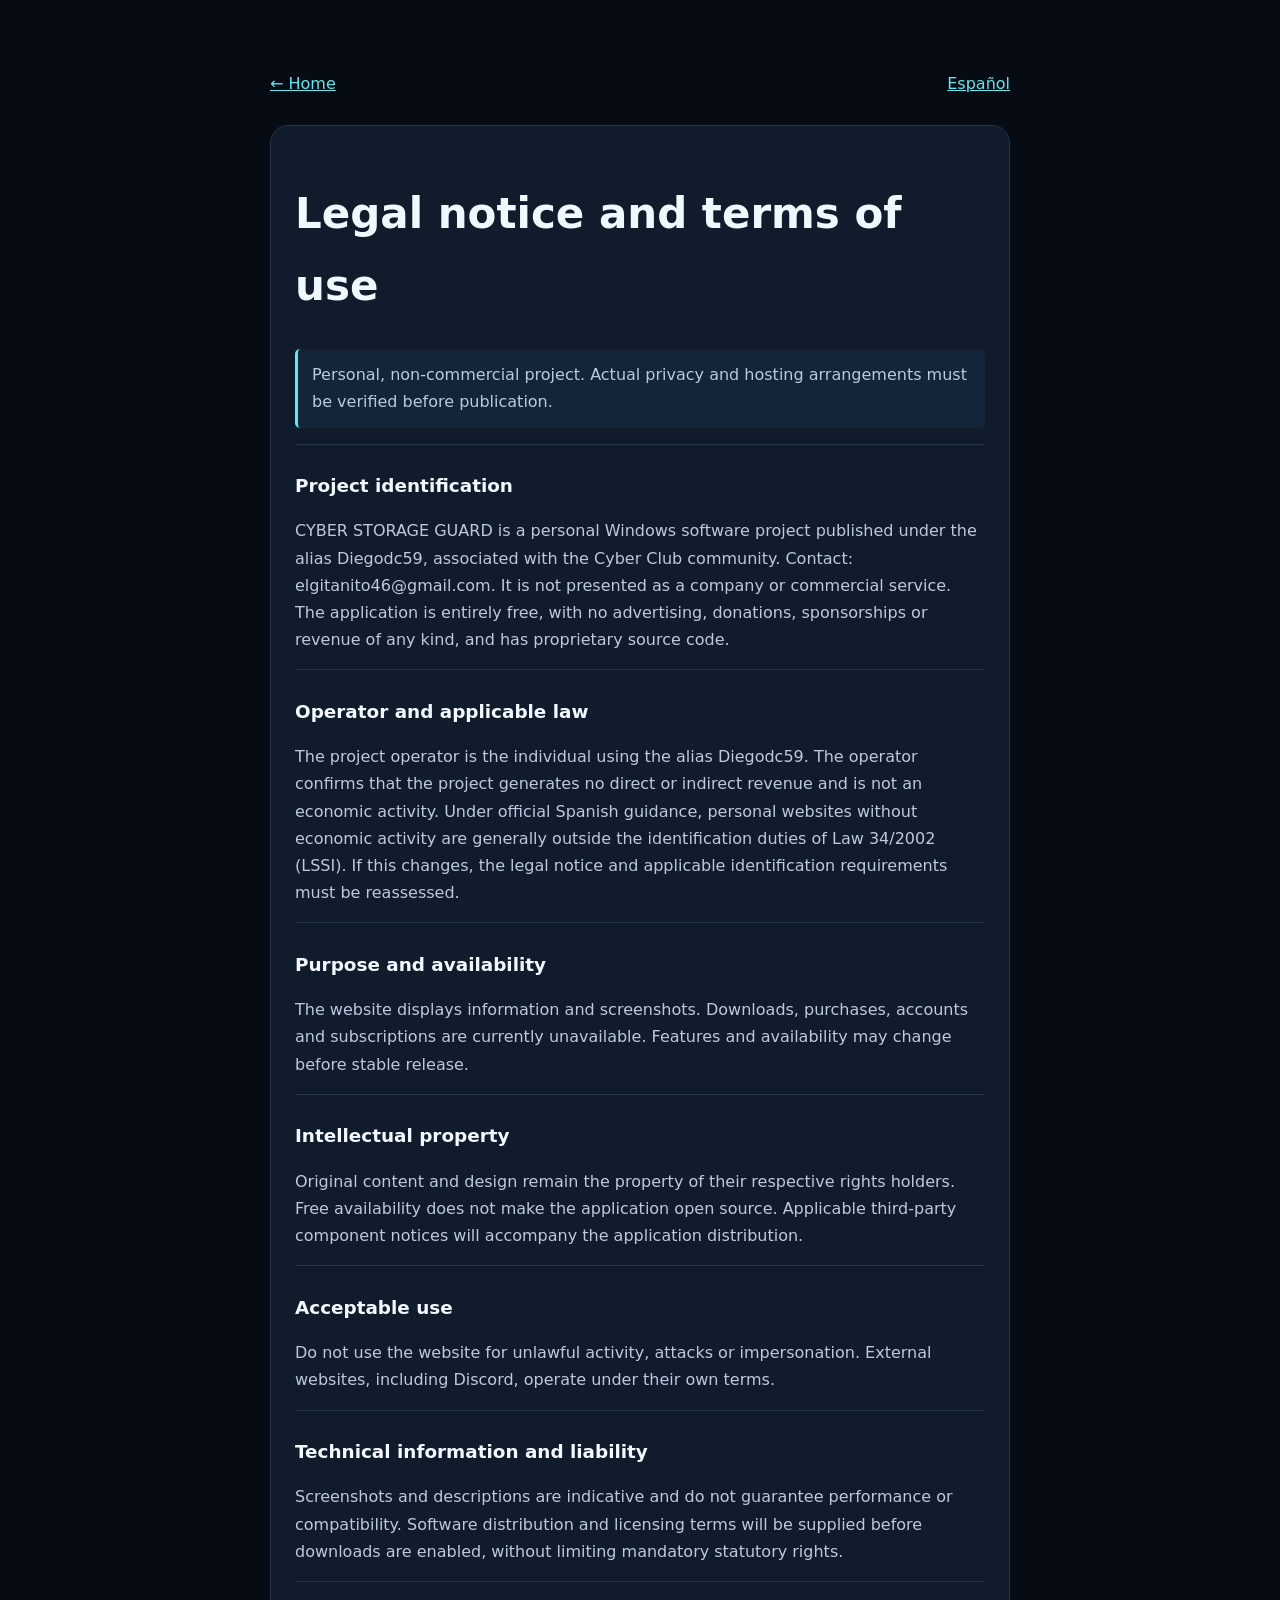
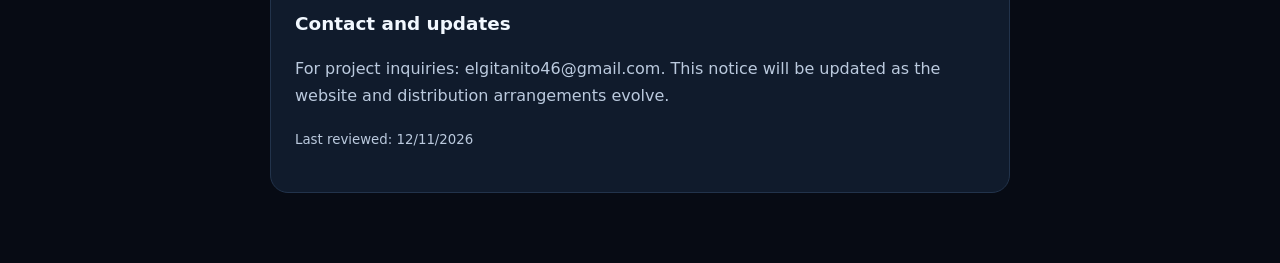
<file: en/legal.html>
<!doctype html><html lang="en"><head><meta charset="utf-8"><meta name="viewport" content="width=device-width,initial-scale=1"><meta name="robots" content="noindex,nofollow"><title>Legal notice and terms of use | CYBER STORAGE GUARD</title><link rel="stylesheet" href="../assets/css/legal.css"></head><body><main><nav><a href="../index.html">← Home</a><a href="../aviso-legal.html">Español</a></nav><div class="panel"><h1>Legal notice and terms of use</h1><p class="notice">Personal, non-commercial project. Actual privacy and hosting arrangements must be verified before publication.</p><section><h2>Project identification</h2><p>CYBER STORAGE GUARD is a personal Windows software project published under the alias Diegodc59, associated with the Cyber Club community. Contact: elgitanito46@gmail.com. It is not presented as a company or commercial service. The application is entirely free, with no advertising, donations, sponsorships or revenue of any kind, and has proprietary source code.</p></section><section><h2>Operator and applicable law</h2><p>The project operator is the individual using the alias Diegodc59. The operator confirms that the project generates no direct or indirect revenue and is not an economic activity. Under official Spanish guidance, personal websites without economic activity are generally outside the identification duties of Law 34/2002 (LSSI). If this changes, the legal notice and applicable identification requirements must be reassessed.</p></section><section><h2>Purpose and availability</h2><p>The website displays information and screenshots. Downloads, purchases, accounts and subscriptions are currently unavailable. Features and availability may change before stable release.</p></section><section><h2>Intellectual property</h2><p>Original content and design remain the property of their respective rights holders. Free availability does not make the application open source. Applicable third-party component notices will accompany the application distribution.</p></section><section><h2>Acceptable use</h2><p>Do not use the website for unlawful activity, attacks or impersonation. External websites, including Discord, operate under their own terms.</p></section><section><h2>Technical information and liability</h2><p>Screenshots and descriptions are indicative and do not guarantee performance or compatibility. Software distribution and licensing terms will be supplied before downloads are enabled, without limiting mandatory statutory rights.</p></section><section><h2>Contact and updates</h2><p>For project inquiries: elgitanito46@gmail.com. This notice will be updated as the website and distribution arrangements evolve.</p></section><p><small>Last reviewed: 12/11/2026</small></p></div></main></body></html>
</file>
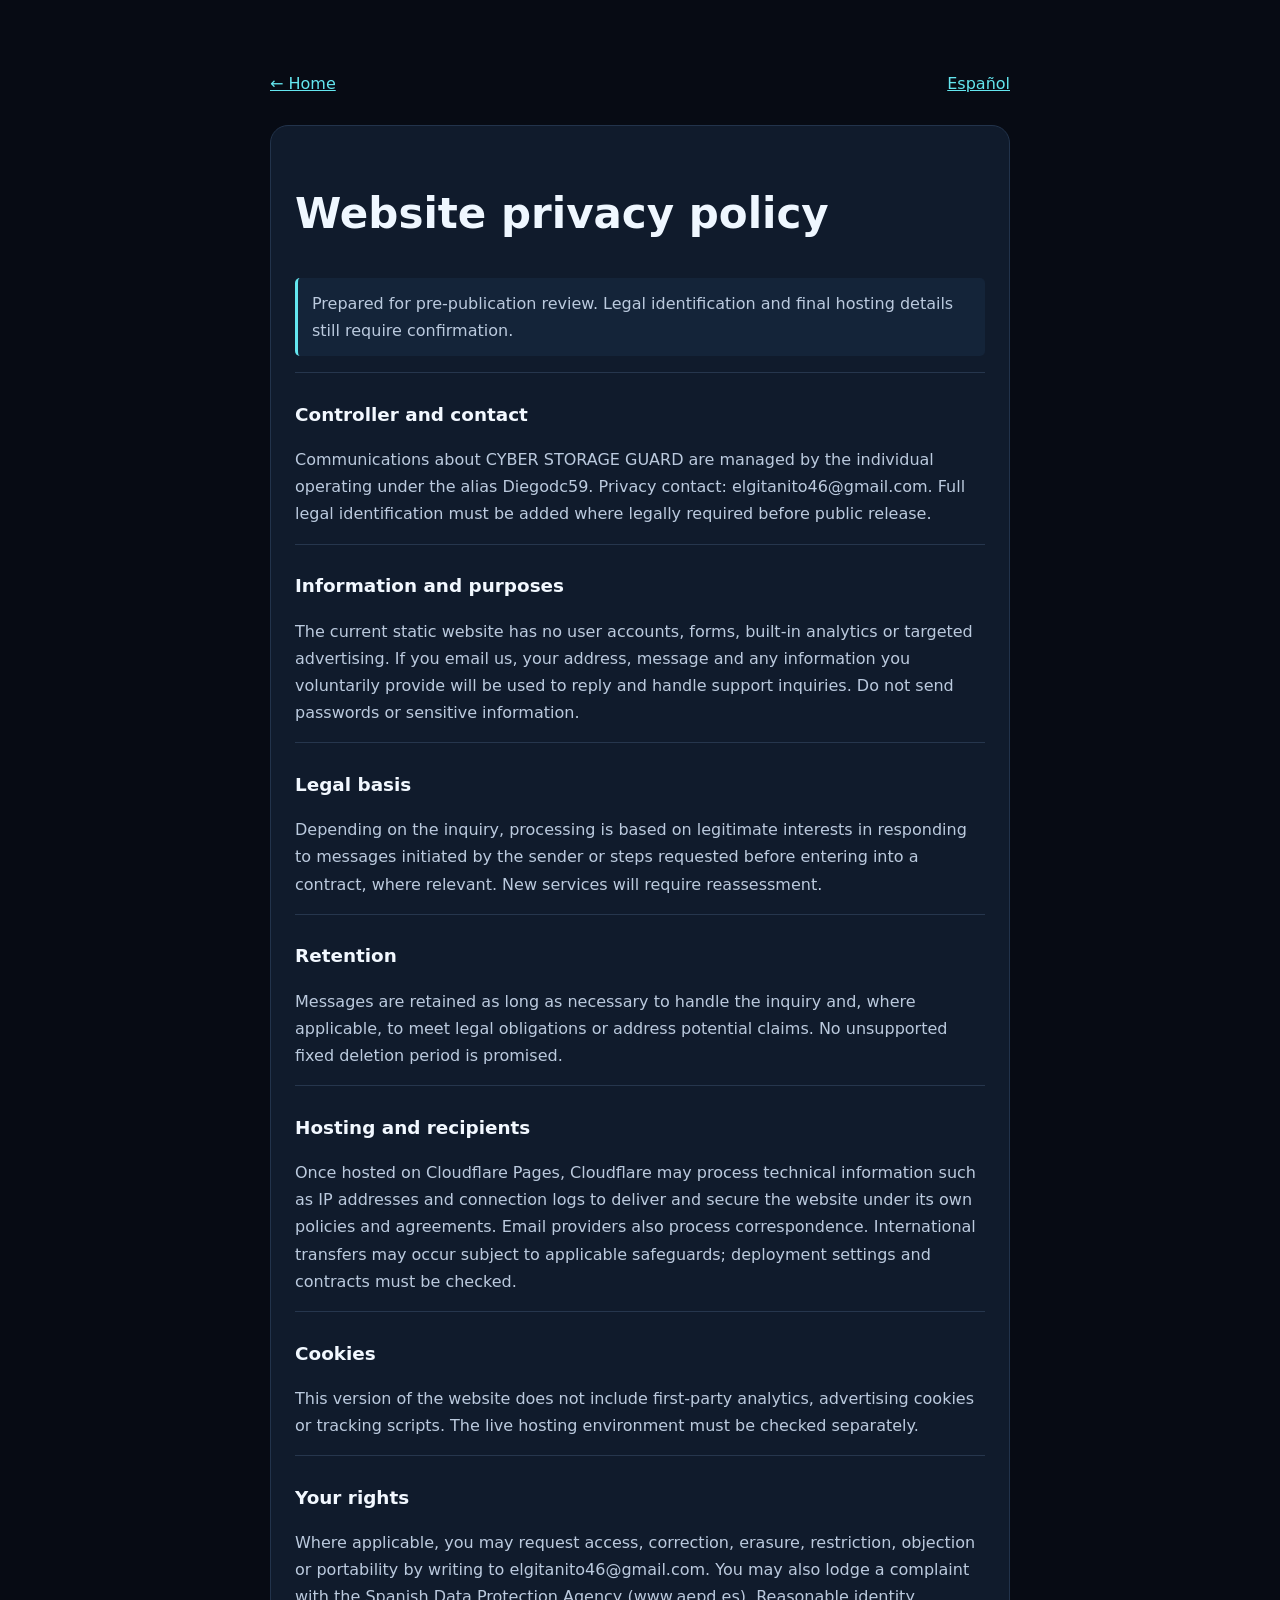
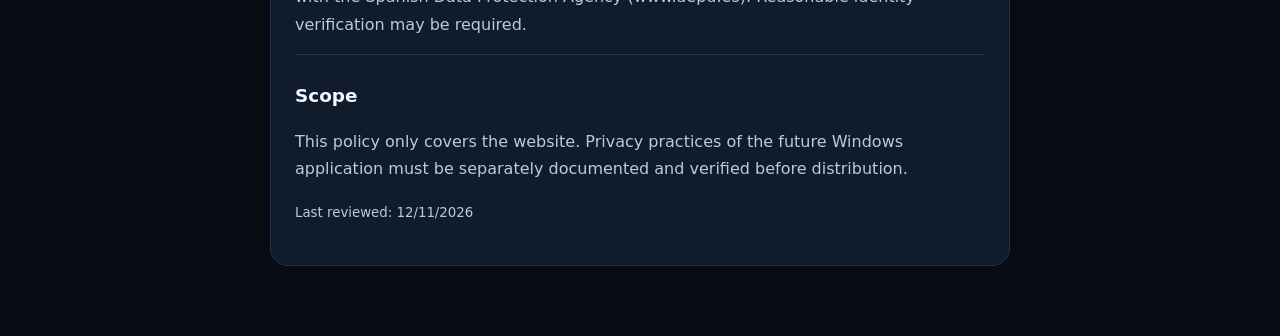
<file: en/privacy.html>
<!doctype html><html lang="en"><head><meta charset="utf-8"><meta name="viewport" content="width=device-width,initial-scale=1"><meta name="robots" content="noindex,nofollow"><title>Website privacy policy | CYBER STORAGE GUARD</title><link rel="stylesheet" href="../assets/css/legal.css"></head><body><main><nav><a href="../index.html">← Home</a><a href="../privacidad.html">Español</a></nav><div class="panel"><h1>Website privacy policy</h1><p class="notice">Prepared for pre-publication review. Legal identification and final hosting details still require confirmation.</p><section><h2>Controller and contact</h2><p>Communications about CYBER STORAGE GUARD are managed by the individual operating under the alias Diegodc59. Privacy contact: elgitanito46@gmail.com. Full legal identification must be added where legally required before public release.</p></section><section><h2>Information and purposes</h2><p>The current static website has no user accounts, forms, built-in analytics or targeted advertising. If you email us, your address, message and any information you voluntarily provide will be used to reply and handle support inquiries. Do not send passwords or sensitive information.</p></section><section><h2>Legal basis</h2><p>Depending on the inquiry, processing is based on legitimate interests in responding to messages initiated by the sender or steps requested before entering into a contract, where relevant. New services will require reassessment.</p></section><section><h2>Retention</h2><p>Messages are retained as long as necessary to handle the inquiry and, where applicable, to meet legal obligations or address potential claims. No unsupported fixed deletion period is promised.</p></section><section><h2>Hosting and recipients</h2><p>Once hosted on Cloudflare Pages, Cloudflare may process technical information such as IP addresses and connection logs to deliver and secure the website under its own policies and agreements. Email providers also process correspondence. International transfers may occur subject to applicable safeguards; deployment settings and contracts must be checked.</p></section><section><h2>Cookies</h2><p>This version of the website does not include first-party analytics, advertising cookies or tracking scripts. The live hosting environment must be checked separately.</p></section><section><h2>Your rights</h2><p>Where applicable, you may request access, correction, erasure, restriction, objection or portability by writing to elgitanito46@gmail.com. You may also lodge a complaint with the Spanish Data Protection Agency (www.aepd.es). Reasonable identity verification may be required.</p></section><section><h2>Scope</h2><p>This policy only covers the website. Privacy practices of the future Windows application must be separately documented and verified before distribution.</p></section><p><small>Last reviewed: 12/11/2026</small></p></div></main></body></html>
</file>
<file: assets/css/site-es.css>
:root{color-scheme:dark;--bg:#070b14;--bg2:#0c1422;--surface:#101b2c;--line:#22334b;--text:#eff7ff;--muted:#a2b3cb;--cyan:#64e6ef;--blue:#7693ff;--mint:#80f0c2;--radius:20px}*{box-sizing:border-box}html{scroll-behavior:smooth;scroll-padding-top:90px}body{margin:0;font-family:Inter,"Segoe UI",system-ui,sans-serif;background:var(--bg);color:var(--text);line-height:1.6}body:before{content:"";position:absolute;inset:0 0 auto;height:880px;pointer-events:none;background:radial-gradient(ellipse 45% 44% at 68% 28%,#1c3e6544,transparent 90%),radial-gradient(ellipse 44% 34% at 13% 5%,#1a326955,transparent 85%)}a{color:inherit;text-decoration:none}button{font:inherit}button,a{-webkit-tap-highlight-color:transparent}button:focus-visible,a:focus-visible,summary:focus-visible{outline:2px solid var(--cyan);outline-offset:4px}img{max-width:100%}.container{width:min(1180px,calc(100% - 44px));margin-inline:auto}.nav-wrap{position:sticky;top:0;z-index:20;background:#080e19e8;backdrop-filter:blur(20px);border-bottom:1px solid #213249}.nav{height:78px;display:flex;align-items:center;justify-content:space-between;gap:24px}.logo{display:flex;align-items:center;gap:12px;font-weight:900;letter-spacing:.065em;font-size:14px}.logo-icon{width:42px;height:42px;border-radius:13px;display:grid;place-items:center;background:linear-gradient(140deg,#0c3d55,#111f42);border:1px solid #3f92ad;box-shadow:inset 0 0 18px #58deff22}.logo-icon svg{width:25px;height:25px}.nav-links{display:flex;align-items:center;gap:27px;font-size:13px;font-weight:650;color:#b7c7d9}.nav-links a:hover,.footer a:hover{color:var(--cyan)}.nav-cta{padding:10px 16px;border:1px solid #42657e;border-radius:10px;color:#d5f8ff!important}.menu-toggle{display:none;border:1px solid var(--line);background:var(--surface);color:var(--text);border-radius:10px;padding:9px 13px}.hero{position:relative;display:grid;grid-template-columns:1.02fr .98fr;gap:58px;align-items:center;min-height:650px;padding:94px 0 100px}.eyebrow{display:inline-flex;align-items:center;gap:9px;border:1px solid #2b657c;border-radius:30px;padding:8px 13px;color:#a5f1f5;background:#0c2638;font-size:11px;font-weight:800;letter-spacing:.12em;text-transform:uppercase}.pulse{height:7px;width:7px;background:var(--mint);border-radius:50%;box-shadow:0 0 14px var(--mint)}h1,h2,h3,p{margin-top:0}h1{font-size:clamp(48px,5.4vw,76px);line-height:1.06;letter-spacing:-.065em;margin:25px 0 24px}h1 em{font-style:normal;color:var(--cyan)}.lead{font-size:18px;color:var(--muted);max-width:565px;line-height:1.8}.actions{display:flex;gap:13px;flex-wrap:wrap;margin:31px 0 19px}.button{display:inline-flex;justify-content:center;align-items:center;gap:10px;padding:14px 20px;border-radius:11px;font-size:14px;font-weight:800;border:1px solid #3b5874;transition:transform .2s,border-color .2s}.button:hover{transform:translateY(-2px);border-color:var(--cyan)}.button.primary{background:linear-gradient(110deg,#59e3ed,#7893ff);color:#061526;border:0}.button.secondary{background:#111f32}.small-note{font-size:12px;color:#91a7c0}.hero-visual{position:relative}.hero-visual:before{content:"";position:absolute;inset:12% 4%;filter:blur(65px);background:#23bbd526;z-index:-1}.app-window{padding:8px;border:1px solid #345775;background:linear-gradient(135deg,#172c42,#0d1728);border-radius:19px;box-shadow:0 30px 90px #0009;transform:perspective(1300px) rotateY(-5deg) rotateX(2deg)}.app-window img{display:block;width:100%;border-radius:12px}.app-caption{display:flex;align-items:center;justify-content:space-between;gap:10px;padding:12px 7px 5px;color:#91aec7;font-size:11px}.floating{position:absolute;bottom:-29px;right:-19px;background:#10253b;border:1px solid #38758c;border-radius:14px;padding:12px 16px;box-shadow:0 15px 30px #0009;font-size:12px;color:#bdd8e9}.floating strong{display:block;color:var(--mint);font-size:15px}.trust-strip{display:grid;grid-template-columns:repeat(4,1fr);gap:0;border-block:1px solid var(--line);background:#0c1422}.trust-strip>div{padding:24px 15px;text-align:center;border-right:1px solid var(--line)}.trust-strip>div:last-child{border:0}.trust-strip b{display:block;font-size:15px}.trust-strip span{color:var(--muted);font-size:12px}.section{padding:105px 0}.section-head{max-width:740px;margin-bottom:38px}.kicker{font-size:11px;letter-spacing:.22em;font-weight:900;color:var(--cyan);text-transform:uppercase;margin-bottom:14px}.section h2{font-size:clamp(33px,3.6vw,49px);line-height:1.16;letter-spacing:-.045em;margin-bottom:17px}.section-head>p,.section-intro{color:var(--muted);font-size:16px;line-height:1.8}.cards{display:grid;grid-template-columns:repeat(3,1fr);gap:17px}.card{padding:26px;border:1px solid var(--line);border-radius:var(--radius);background:linear-gradient(145deg,#111e30,#0c1422);transition:border-color .2s,transform .2s}.card:hover{border-color:#356b83;transform:translateY(-3px)}.card .icon{width:43px;height:43px;display:grid;place-items:center;border:1px solid #2c5874;border-radius:12px;background:#0d2b40;color:var(--cyan);font-size:22px;margin-bottom:20px}.card h3{font-size:18px;margin-bottom:9px}.card p{font-size:14px;color:var(--muted);margin:0}.gallery-section{background:linear-gradient(180deg,#0a1322,#0c1626 55%,#090f1b);border-block:1px solid var(--line)}.gallery-tools{display:flex;justify-content:space-between;align-items:center;gap:15px;flex-wrap:wrap;margin-bottom:22px}.filters{display:flex;gap:8px;flex-wrap:wrap}.filter{background:#132237;border:1px solid #2b405b;color:#c1d2e7;border-radius:9px;padding:9px 13px;cursor:pointer;font-size:12px;font-weight:750}.filter[aria-pressed=true]{background:#123e50;color:#9ef6fa;border-color:#4aafbd}.search{background:#0d1929;border:1px solid #30455f;border-radius:10px;color:var(--text);padding:11px 14px;min-width:235px;max-width:100%}.gallery{display:grid;grid-template-columns:repeat(2,minmax(0,1fr));gap:23px}.feature{background:#0e1a2b;border:1px solid #293e59;border-radius:17px;overflow:hidden}.feature[hidden]{display:none}.shot{display:block;width:100%;border:0;background:#070e19;cursor:zoom-in;padding:0;position:relative;overflow:hidden}.shot img{width:100%;aspect-ratio:1.62;object-fit:contain;display:block;transition:transform .3s}.shot:hover img{transform:scale(1.04)}.zoom{position:absolute;bottom:13px;right:13px;padding:7px 11px;border:1px solid #47778d;border-radius:8px;background:#0b1a2de8;color:#e5f9ff;font-size:12px}.feature-content{padding:23px}.number{color:var(--cyan);font-size:11px;letter-spacing:.15em;font-weight:850}.feature h3{font-size:21px;margin:7px 0}.feature p{color:var(--muted);font-size:14px;line-height:1.75;margin:0}.feature ul{margin:15px 0 0;padding-left:20px;color:#cad8e9;font-size:13px}.feature li+li{margin-top:6px}.empty{display:none;color:var(--muted);padding:24px}.empty.show{display:block}.safety-grid{display:grid;grid-template-columns:1fr .9fr;gap:60px;align-items:center}.checklist{padding:0;list-style:none}.checklist li{padding:16px 0;border-bottom:1px solid var(--line);display:flex;gap:13px;color:#d4e0ee}.checklist li:before{content:'✓';color:var(--mint);font-weight:900}.safety-visual{background:radial-gradient(circle at 50% 40%,#1b4b5d,#101c30 70%);border:1px solid #31617a;border-radius:24px;min-height:370px;display:flex;align-items:center;justify-content:center;flex-direction:column;text-align:center;padding:40px}.safety-visual svg{width:118px;height:118px;filter:drop-shadow(0 0 25px #4ce2ee66)}.safety-visual h3{font-size:24px;margin:24px 0 8px}.safety-visual p{color:var(--muted);max-width:280px}.timeline{display:grid;grid-template-columns:repeat(3,1fr);gap:18px}.milestone{padding:25px;border:1px solid var(--line);border-radius:16px;background:#101a2a}.milestone .tag{font-size:11px;font-weight:850;letter-spacing:.09em;color:var(--cyan)}.milestone h3{margin:12px 0}.milestone p{color:var(--muted);font-size:14px;margin:0}.faq{display:grid;grid-template-columns:.65fr 1.35fr;gap:50px}.faq details{border-bottom:1px solid var(--line);padding:18px 0}.faq summary{cursor:pointer;font-weight:750;padding-right:25px}.faq details p{color:var(--muted);margin:13px 0 0;font-size:14px}.download{padding:88px 0 105px}.download-panel{padding:52px;border-radius:24px;border:1px solid #3a6d85;background:radial-gradient(circle at 85% 0%,#1e486055,transparent 60%),linear-gradient(130deg,#15273c,#0b1524);display:grid;grid-template-columns:1.3fr .7fr;gap:28px;align-items:center}.download-panel h2{font-size:clamp(31px,3vw,43px);margin:12px 0}.download-panel p{color:var(--muted)}.download-status{border:1px solid #406078;background:#0b1b2c;border-radius:15px;padding:26px;text-align:center}.download-status strong{display:block;font-size:20px;margin:7px 0}.download-status span{color:var(--muted);font-size:13px}.footer{border-top:1px solid var(--line);padding:35px 0;color:#94a8c0;font-size:13px}.footer-inner{display:flex;justify-content:space-between;gap:20px;flex-wrap:wrap}.footer strong{color:var(--text)}.footer-links{display:flex;gap:20px}.dialog{max-width:min(1100px,96vw);width:100%;max-height:94vh;border:1px solid #416581;border-radius:17px;padding:15px;background:#0b1422;color:var(--text);box-shadow:0 30px 100px #000b}.dialog::backdrop{background:#02070bdc;backdrop-filter:blur(6px)}.dialog-bar{display:flex;justify-content:space-between;align-items:center;gap:20px;margin-bottom:10px}.dialog-close{border:1px solid #36536e;border-radius:9px;background:#17273b;color:var(--text);padding:8px 13px;cursor:pointer}.dialog img{display:block;max-height:calc(94vh - 95px);width:100%;object-fit:contain;border-radius:9px}.intro{position:fixed;inset:0;z-index:100;background:radial-gradient(circle at center,#153c57 0%,#07101e 45%,#040812 95%);display:grid;place-items:center;transition:opacity .6s,visibility .6s}.intro.done{opacity:0;visibility:hidden;pointer-events:none}.intro-inner{text-align:center;padding:20px}.intro-mark{margin:0 auto 28px;width:112px;height:112px;display:grid;place-items:center;border:1px solid #5fe6ee88;border-radius:28px;transform:rotate(45deg);box-shadow:0 0 60px #4ce0f733,inset 0 0 30px #5fe6ee22;animation:glow 2s ease-in-out infinite}.intro-mark svg{width:67px;height:67px;transform:rotate(-45deg)}.intro-title{font-size:clamp(24px,5vw,38px);font-weight:900;letter-spacing:.14em}.intro-sub{color:#9cd8e9;font-size:11px;letter-spacing:.25em;margin-top:12px}.progress{height:3px;width:260px;max-width:75vw;background:#25435c;border-radius:5px;overflow:hidden;margin:28px auto 10px}.progress span{display:block;width:100%;height:100%;background:linear-gradient(90deg,var(--cyan),var(--blue));transform:scaleX(0);transform-origin:left;animation:load 2.2s ease forwards}.intro-skip{position:absolute;right:25px;bottom:25px;border:1px solid #4a6d84;background:#142338;color:var(--text);border-radius:10px;padding:10px 15px;cursor:pointer}@keyframes load{to{transform:scaleX(1)}}@keyframes glow{50%{box-shadow:0 0 90px #4ce0f766,inset 0 0 40px #5fe6ee44}}@media(max-width:950px){.hero{grid-template-columns:1fr;padding-top:70px;gap:40px}.hero-visual{max-width:700px}.app-window{transform:none}.cards{grid-template-columns:repeat(2,1fr)}.safety-grid,.faq{grid-template-columns:1fr;gap:30px}.download-panel{grid-template-columns:1fr}.nav-links{gap:14px}}@media(max-width:680px){.container{width:min(100% - 32px,1180px)}.nav{height:70px}.logo{font-size:12px}.nav-links{display:none;position:absolute;top:69px;left:0;right:0;background:#0a1423;border-bottom:1px solid var(--line);padding:20px;flex-direction:column;align-items:stretch}.nav-links.open{display:flex}.menu-toggle{display:block}.hero{padding:65px 0 80px;min-height:0}h1{font-size:clamp(43px,11vw,60px)}.lead{font-size:16px}.floating{right:4px;bottom:-35px}.trust-strip{grid-template-columns:repeat(2,1fr)}.trust-strip>div:nth-child(2){border-right:0}.trust-strip>div:nth-child(-n+2){border-bottom:1px solid var(--line)}.section{padding:74px 0}.cards,.gallery,.timeline{grid-template-columns:1fr}.search{width:100%}.download-panel{padding:28px}.footer-inner{flex-direction:column}.intro-title{font-size:22px}}@media(prefers-reduced-motion:reduce){*,*:before,*:after{scroll-behavior:auto!important;animation:none!important;transition:none!important}.progress span{transform:scaleX(1)}}

/* V2.1 — capturas compactas: tamaño contenido, sin deformación */
.hero{grid-template-columns:minmax(0,1.15fr) minmax(0,.85fr);gap:44px;min-height:520px;padding:64px 0 74px}
.hero-visual{width:100%;max-width:390px;justify-self:center}
.app-window{transform:none;padding:7px}
.app-window img{width:100%;height:auto;aspect-ratio:auto;object-fit:contain}
.floating{bottom:-16px;right:-10px;padding:8px 11px;font-size:10px}
.floating strong{font-size:12px}
.gallery{grid-template-columns:repeat(3,minmax(0,1fr));gap:17px}
.shot{display:flex;align-items:center;justify-content:center;min-height:0;padding:12px;background:#0a1220}
.shot img{width:100%;height:auto;aspect-ratio:auto;max-height:185px;object-fit:contain;transform:none}
.shot:hover img{transform:none}
.feature-content{padding:18px}
.feature h3{font-size:18px}
.feature p{font-size:13px}
.feature ul{font-size:12px}
.zoom{font-size:10px;bottom:7px;right:7px;padding:5px 8px}
@media(max-width:1000px){.gallery{grid-template-columns:repeat(2,minmax(0,1fr))}.hero-visual{max-width:340px}}
@media(max-width:700px){.hero{grid-template-columns:1fr;min-height:0;padding:55px 0 65px;gap:32px}.hero-visual{max-width:330px}.gallery{grid-template-columns:1fr}.shot img{max-height:210px}}

/* V2.2: elimina el espacio vacío de las tarjetas de capturas */
.gallery{align-items:start}
.feature{display:flex;flex-direction:column;min-width:0}
.shot{
  display:grid!important;
  place-items:center!important;
  width:100%;
  height:205px!important;
  min-height:0!important;
  max-height:205px!important;
  padding:12px!important;
  overflow:hidden;
  flex:0 0 205px;
}
.shot img{
  display:block!important;
  width:auto!important;
  height:auto!important;
  max-width:100%!important;
  max-height:100%!important;
  aspect-ratio:auto!important;
  object-fit:contain!important;
  margin:auto;
}
.feature-content{flex:1}
@media(max-width:700px){
  .shot{height:190px!important;max-height:190px!important;flex-basis:190px}
}

/* V2.3: mejoras de navegación, legibilidad y accesibilidad. Mantiene las capturas compactas V2.2. */
:focus-visible{outline:2px solid #79edf5!important;outline-offset:4px}
.skip-link{position:fixed;left:14px;top:-80px;z-index:9999;padding:12px 18px;background:#12324a;color:white;border-radius:10px}
.skip-link:focus{top:12px}
.scroll-progress{position:fixed;z-index:99;top:0;left:0;width:0;height:3px;background:linear-gradient(90deg,#65e6ef,#7d8cff);pointer-events:none;transition:width .08s linear}
.workflow{padding-top:75px;padding-bottom:75px}
.workflow-grid{display:grid;grid-template-columns:repeat(3,minmax(0,1fr));gap:18px}
.workflow-step{border:1px solid var(--line);border-radius:18px;background:linear-gradient(150deg,#111e30,#0b1422);padding:27px;min-height:226px;display:flex;flex-direction:column;align-items:flex-start}
.step-number{font-size:13px;font-weight:900;letter-spacing:.12em;color:var(--cyan);border:1px solid #2a6671;background:#102b3a;padding:7px 10px;border-radius:9px}
.workflow-step h3{font-size:23px;margin:18px 0 8px}
.workflow-step p{color:var(--muted);font-size:14px;line-height:1.65;margin:0 0 20px}
.step-label{margin-top:auto;font-size:11px;font-weight:800;letter-spacing:.08em;color:#8df1c5;text-transform:uppercase}
.workflow-foot{margin-top:20px;display:flex;align-items:center;gap:10px;font-size:13px;color:var(--muted)}
.live-dot{display:inline-block;width:8px;height:8px;background:#78eec7;border-radius:50%;box-shadow:0 0 0 4px #78eec718;flex-shrink:0}
.gallery-count{font-size:12px;color:var(--muted);margin:8px 0 18px}
.privacy{padding-top:30px;padding-bottom:30px}
.privacy-panel{display:grid;grid-template-columns:1.4fr 1fr;gap:40px;align-items:center;border:1px solid #29455a;border-radius:22px;background:linear-gradient(115deg,#101f32,#0c1828);padding:40px}
.privacy-panel h2{font-size:clamp(24px,3vw,36px);margin:10px 0 15px}
.privacy-panel p{font-size:14px;line-height:1.7;color:var(--muted);max-width:650px}
.privacy-points{display:grid;gap:14px;color:#b5e9ee;font-size:13px}
.back-top{position:fixed;right:20px;bottom:20px;z-index:40;width:43px;height:43px;border:1px solid #3c6c80;background:#112b3f;color:#d9fcff;border-radius:12px;font-size:21px;cursor:pointer;opacity:0;pointer-events:none;transform:translateY(12px);transition:opacity .2s,transform .2s}
.back-top.visible{opacity:1;pointer-events:auto;transform:none}
@media(max-width:900px){.workflow-grid{grid-template-columns:1fr}.workflow-step{min-height:0}.privacy-panel{grid-template-columns:1fr}}
@media(max-width:700px){.workflow{padding-top:45px;padding-bottom:45px}.privacy-panel{padding:24px}.back-top{right:12px;bottom:12px}}
@media(prefers-reduced-motion:reduce){html{scroll-behavior:auto}.scroll-progress,.back-top{transition:none}}

/* Preparación de lanzamiento — accesibilidad y ajustes finales */
.skip-link{position:fixed;z-index:200;top:-100px;left:16px;padding:12px 18px;background:#b7f9ff;color:#07101b;font-weight:800;border-radius:10px}.skip-link:focus{top:12px}
.site-legal-links{display:flex;flex-wrap:wrap;gap:20px;justify-content:center;margin:20px auto 0;font-size:13px;color:#a9bed6}.site-legal-links a{text-decoration:underline;text-underline-offset:4px}
.feature[hidden]{display:none!important}
@media(prefers-reduced-motion:reduce){*,*::before,*::after{animation-duration:.01ms!important;animation-iteration-count:1!important;transition-duration:.01ms!important;scroll-behavior:auto!important}}
@media(max-width:700px){.site-legal-links{gap:12px}.hero-visual{width:100%}}
.intro-credit{margin-top:14px;font-size:13px;color:#b6d4e5;letter-spacing:.05em}.intro-credit strong{color:#64e6ef;font-weight:800}

.lang-link{border:1px solid #41617c;border-radius:12px;padding:8px 12px;font-weight:700;color:#9af0f4!important}.lang-link:focus-visible{outline:2px solid #64e6ef}.site-contact{margin-top:12px;color:#a2b3cb;font-size:13px}.site-contact a{color:#64e6ef;text-decoration:underline}
.support-section{padding:82px 0;border-top:1px solid var(--line);background:linear-gradient(180deg,#0b1422,#0d1b2d)}.support-head{max-width:710px}.support-head h2{font-size:clamp(30px,4vw,46px);line-height:1.2;margin:12px 0}.support-head p{color:var(--muted)}.support-grid{display:grid;grid-template-columns:repeat(2,minmax(0,1fr));gap:20px;margin-top:27px}.support-card{padding:26px;background:#101e30;border:1px solid #2b4860;border-radius:18px}.support-card h3{margin:0 0 8px}.support-card p{color:var(--muted);font-size:14px}.support-id{display:inline-block;color:#75edf4;font-weight:800;font-size:20px;letter-spacing:.02em;margin:4px 0 15px}.support-actions{display:flex;gap:10px;flex-wrap:wrap}.support-actions a,.support-actions button{border:1px solid #47778d;border-radius:10px;padding:11px 15px;background:#122a3d;color:#d7f9ff;font-weight:750;cursor:pointer}.support-actions a:hover,.support-actions button:hover{border-color:var(--cyan)}.support-status{min-height:24px;color:#80f0c2;font-size:13px;margin-top:8px}.support-note{color:var(--muted);font-size:13px;margin-top:17px}@media(max-width:700px){.support-grid{grid-template-columns:1fr}.support-section{padding:65px 0}}
.prose-spaced{margin-top:20px}

/* Correcciones preventivas de desbordamiento para pantallas pequeñas */
html,body{max-width:100%}
.container,.support-grid,.support-card,.support-actions,.feature,.privacy-panel{min-width:0}
.support-id,.site-contact a,.support-card p{overflow-wrap:anywhere;word-break:normal}
.support-actions a,.support-actions button{max-width:100%;white-space:normal;text-align:center}
img,video,svg{max-width:100%}
@media(max-width:700px){
 .container{width:min(100% - 28px,1180px)}
 .support-card{padding:20px 16px}
 .support-id{font-size:clamp(15px,4.5vw,20px)}
 .support-actions{align-items:stretch}
 .support-actions a,.support-actions button{flex:1 1 160px}
 .gallery,.support-grid{min-width:0}
}
</file>
<file: assets/css/site-en.css>
:root{color-scheme:dark;--bg:#070b14;--bg2:#0c1422;--surface:#101b2c;--line:#22334b;--text:#eff7ff;--muted:#a2b3cb;--cyan:#64e6ef;--blue:#7693ff;--mint:#80f0c2;--radius:20px}*{box-sizing:border-box}html{scroll-behavior:smooth;scroll-padding-top:90px}body{margin:0;font-family:Inter,"Segoe UI",system-ui,sans-serif;background:var(--bg);color:var(--text);line-height:1.6}body:before{content:"";position:absolute;inset:0 0 auto;height:880px;pointer-events:none;background:radial-gradient(ellipse 45% 44% at 68% 28%,#1c3e6544,transparent 90%),radial-gradient(ellipse 44% 34% at 13% 5%,#1a326955,transparent 85%)}a{color:inherit;text-decoration:none}button{font:inherit}button,a{-webkit-tap-highlight-color:transparent}button:focus-visible,a:focus-visible,summary:focus-visible{outline:2px solid var(--cyan);outline-offset:4px}img{max-width:100%}.container{width:min(1180px,calc(100% - 44px));margin-inline:auto}.nav-wrap{position:sticky;top:0;z-index:20;background:#080e19e8;backdrop-filter:blur(20px);border-bottom:1px solid #213249}.nav{height:78px;display:flex;align-items:center;justify-content:space-between;gap:24px}.logo{display:flex;align-items:center;gap:12px;font-weight:900;letter-spacing:.065em;font-size:14px}.logo-icon{width:42px;height:42px;border-radius:13px;display:grid;place-items:center;background:linear-gradient(140deg,#0c3d55,#111f42);border:1px solid #3f92ad;box-shadow:inset 0 0 18px #58deff22}.logo-icon svg{width:25px;height:25px}.nav-links{display:flex;align-items:center;gap:27px;font-size:13px;font-weight:650;color:#b7c7d9}.nav-links a:hover,.footer a:hover{color:var(--cyan)}.nav-cta{padding:10px 16px;border:1px solid #42657e;border-radius:10px;color:#d5f8ff!important}.menu-toggle{display:none;border:1px solid var(--line);background:var(--surface);color:var(--text);border-radius:10px;padding:9px 13px}.hero{position:relative;display:grid;grid-template-columns:1.02fr .98fr;gap:58px;align-items:center;min-height:650px;padding:94px 0 100px}.eyebrow{display:inline-flex;align-items:center;gap:9px;border:1px solid #2b657c;border-radius:30px;padding:8px 13px;color:#a5f1f5;background:#0c2638;font-size:11px;font-weight:800;letter-spacing:.12em;text-transform:uppercase}.pulse{height:7px;width:7px;background:var(--mint);border-radius:50%;box-shadow:0 0 14px var(--mint)}h1,h2,h3,p{margin-top:0}h1{font-size:clamp(48px,5.4vw,76px);line-height:1.06;letter-spacing:-.065em;margin:25px 0 24px}h1 em{font-style:normal;color:var(--cyan)}.lead{font-size:18px;color:var(--muted);max-width:565px;line-height:1.8}.actions{display:flex;gap:13px;flex-wrap:wrap;margin:31px 0 19px}.button{display:inline-flex;justify-content:center;align-items:center;gap:10px;padding:14px 20px;border-radius:11px;font-size:14px;font-weight:800;border:1px solid #3b5874;transition:transform .2s,border-color .2s}.button:hover{transform:translateY(-2px);border-color:var(--cyan)}.button.primary{background:linear-gradient(110deg,#59e3ed,#7893ff);color:#061526;border:0}.button.secondary{background:#111f32}.small-note{font-size:12px;color:#91a7c0}.hero-visual{position:relative}.hero-visual:before{content:"";position:absolute;inset:12% 4%;filter:blur(65px);background:#23bbd526;z-index:-1}.app-window{padding:8px;border:1px solid #345775;background:linear-gradient(135deg,#172c42,#0d1728);border-radius:19px;box-shadow:0 30px 90px #0009;transform:perspective(1300px) rotateY(-5deg) rotateX(2deg)}.app-window img{display:block;width:100%;border-radius:12px}.app-caption{display:flex;align-items:center;justify-content:space-between;gap:10px;padding:12px 7px 5px;color:#91aec7;font-size:11px}.floating{position:absolute;bottom:-29px;right:-19px;background:#10253b;border:1px solid #38758c;border-radius:14px;padding:12px 16px;box-shadow:0 15px 30px #0009;font-size:12px;color:#bdd8e9}.floating strong{display:block;color:var(--mint);font-size:15px}.trust-strip{display:grid;grid-template-columns:repeat(4,1fr);gap:0;border-block:1px solid var(--line);background:#0c1422}.trust-strip>div{padding:24px 15px;text-align:center;border-right:1px solid var(--line)}.trust-strip>div:last-child{border:0}.trust-strip b{display:block;font-size:15px}.trust-strip span{color:var(--muted);font-size:12px}.section{padding:105px 0}.section-head{max-width:740px;margin-bottom:38px}.kicker{font-size:11px;letter-spacing:.22em;font-weight:900;color:var(--cyan);text-transform:uppercase;margin-bottom:14px}.section h2{font-size:clamp(33px,3.6vw,49px);line-height:1.16;letter-spacing:-.045em;margin-bottom:17px}.section-head>p,.section-intro{color:var(--muted);font-size:16px;line-height:1.8}.cards{display:grid;grid-template-columns:repeat(3,1fr);gap:17px}.card{padding:26px;border:1px solid var(--line);border-radius:var(--radius);background:linear-gradient(145deg,#111e30,#0c1422);transition:border-color .2s,transform .2s}.card:hover{border-color:#356b83;transform:translateY(-3px)}.card .icon{width:43px;height:43px;display:grid;place-items:center;border:1px solid #2c5874;border-radius:12px;background:#0d2b40;color:var(--cyan);font-size:22px;margin-bottom:20px}.card h3{font-size:18px;margin-bottom:9px}.card p{font-size:14px;color:var(--muted);margin:0}.gallery-section{background:linear-gradient(180deg,#0a1322,#0c1626 55%,#090f1b);border-block:1px solid var(--line)}.gallery-tools{display:flex;justify-content:space-between;align-items:center;gap:15px;flex-wrap:wrap;margin-bottom:22px}.filters{display:flex;gap:8px;flex-wrap:wrap}.filter{background:#132237;border:1px solid #2b405b;color:#c1d2e7;border-radius:9px;padding:9px 13px;cursor:pointer;font-size:12px;font-weight:750}.filter[aria-pressed=true]{background:#123e50;color:#9ef6fa;border-color:#4aafbd}.search{background:#0d1929;border:1px solid #30455f;border-radius:10px;color:var(--text);padding:11px 14px;min-width:235px;max-width:100%}.gallery{display:grid;grid-template-columns:repeat(2,minmax(0,1fr));gap:23px}.feature{background:#0e1a2b;border:1px solid #293e59;border-radius:17px;overflow:hidden}.feature[hidden]{display:none}.shot{display:block;width:100%;border:0;background:#070e19;cursor:zoom-in;padding:0;position:relative;overflow:hidden}.shot img{width:100%;aspect-ratio:1.62;object-fit:contain;display:block;transition:transform .3s}.shot:hover img{transform:scale(1.04)}.zoom{position:absolute;bottom:13px;right:13px;padding:7px 11px;border:1px solid #47778d;border-radius:8px;background:#0b1a2de8;color:#e5f9ff;font-size:12px}.feature-content{padding:23px}.number{color:var(--cyan);font-size:11px;letter-spacing:.15em;font-weight:850}.feature h3{font-size:21px;margin:7px 0}.feature p{color:var(--muted);font-size:14px;line-height:1.75;margin:0}.feature ul{margin:15px 0 0;padding-left:20px;color:#cad8e9;font-size:13px}.feature li+li{margin-top:6px}.empty{display:none;color:var(--muted);padding:24px}.empty.show{display:block}.safety-grid{display:grid;grid-template-columns:1fr .9fr;gap:60px;align-items:center}.checklist{padding:0;list-style:none}.checklist li{padding:16px 0;border-bottom:1px solid var(--line);display:flex;gap:13px;color:#d4e0ee}.checklist li:before{content:'✓';color:var(--mint);font-weight:900}.safety-visual{background:radial-gradient(circle at 50% 40%,#1b4b5d,#101c30 70%);border:1px solid #31617a;border-radius:24px;min-height:370px;display:flex;align-items:center;justify-content:center;flex-direction:column;text-align:center;padding:40px}.safety-visual svg{width:118px;height:118px;filter:drop-shadow(0 0 25px #4ce2ee66)}.safety-visual h3{font-size:24px;margin:24px 0 8px}.safety-visual p{color:var(--muted);max-width:280px}.timeline{display:grid;grid-template-columns:repeat(3,1fr);gap:18px}.milestone{padding:25px;border:1px solid var(--line);border-radius:16px;background:#101a2a}.milestone .tag{font-size:11px;font-weight:850;letter-spacing:.09em;color:var(--cyan)}.milestone h3{margin:12px 0}.milestone p{color:var(--muted);font-size:14px;margin:0}.faq{display:grid;grid-template-columns:.65fr 1.35fr;gap:50px}.faq details{border-bottom:1px solid var(--line);padding:18px 0}.faq summary{cursor:pointer;font-weight:750;padding-right:25px}.faq details p{color:var(--muted);margin:13px 0 0;font-size:14px}.download{padding:88px 0 105px}.download-panel{padding:52px;border-radius:24px;border:1px solid #3a6d85;background:radial-gradient(circle at 85% 0%,#1e486055,transparent 60%),linear-gradient(130deg,#15273c,#0b1524);display:grid;grid-template-columns:1.3fr .7fr;gap:28px;align-items:center}.download-panel h2{font-size:clamp(31px,3vw,43px);margin:12px 0}.download-panel p{color:var(--muted)}.download-status{border:1px solid #406078;background:#0b1b2c;border-radius:15px;padding:26px;text-align:center}.download-status strong{display:block;font-size:20px;margin:7px 0}.download-status span{color:var(--muted);font-size:13px}.footer{border-top:1px solid var(--line);padding:35px 0;color:#94a8c0;font-size:13px}.footer-inner{display:flex;justify-content:space-between;gap:20px;flex-wrap:wrap}.footer strong{color:var(--text)}.footer-links{display:flex;gap:20px}.dialog{max-width:min(1100px,96vw);width:100%;max-height:94vh;border:1px solid #416581;border-radius:17px;padding:15px;background:#0b1422;color:var(--text);box-shadow:0 30px 100px #000b}.dialog::backdrop{background:#02070bdc;backdrop-filter:blur(6px)}.dialog-bar{display:flex;justify-content:space-between;align-items:center;gap:20px;margin-bottom:10px}.dialog-close{border:1px solid #36536e;border-radius:9px;background:#17273b;color:var(--text);padding:8px 13px;cursor:pointer}.dialog img{display:block;max-height:calc(94vh - 95px);width:100%;object-fit:contain;border-radius:9px}.intro{position:fixed;inset:0;z-index:100;background:radial-gradient(circle at center,#153c57 0%,#07101e 45%,#040812 95%);display:grid;place-items:center;transition:opacity .6s,visibility .6s}.intro.done{opacity:0;visibility:hidden;pointer-events:none}.intro-inner{text-align:center;padding:20px}.intro-mark{margin:0 auto 28px;width:112px;height:112px;display:grid;place-items:center;border:1px solid #5fe6ee88;border-radius:28px;transform:rotate(45deg);box-shadow:0 0 60px #4ce0f733,inset 0 0 30px #5fe6ee22;animation:glow 2s ease-in-out infinite}.intro-mark svg{width:67px;height:67px;transform:rotate(-45deg)}.intro-title{font-size:clamp(24px,5vw,38px);font-weight:900;letter-spacing:.14em}.intro-sub{color:#9cd8e9;font-size:11px;letter-spacing:.25em;margin-top:12px}.progress{height:3px;width:260px;max-width:75vw;background:#25435c;border-radius:5px;overflow:hidden;margin:28px auto 10px}.progress span{display:block;width:100%;height:100%;background:linear-gradient(90deg,var(--cyan),var(--blue));transform:scaleX(0);transform-origin:left;animation:load 2.2s ease forwards}.intro-skip{position:absolute;right:25px;bottom:25px;border:1px solid #4a6d84;background:#142338;color:var(--text);border-radius:10px;padding:10px 15px;cursor:pointer}@keyframes load{to{transform:scaleX(1)}}@keyframes glow{50%{box-shadow:0 0 90px #4ce0f766,inset 0 0 40px #5fe6ee44}}@media(max-width:950px){.hero{grid-template-columns:1fr;padding-top:70px;gap:40px}.hero-visual{max-width:700px}.app-window{transform:none}.cards{grid-template-columns:repeat(2,1fr)}.safety-grid,.faq{grid-template-columns:1fr;gap:30px}.download-panel{grid-template-columns:1fr}.nav-links{gap:14px}}@media(max-width:680px){.container{width:min(100% - 32px,1180px)}.nav{height:70px}.logo{font-size:12px}.nav-links{display:none;position:absolute;top:69px;left:0;right:0;background:#0a1423;border-bottom:1px solid var(--line);padding:20px;flex-direction:column;align-items:stretch}.nav-links.open{display:flex}.menu-toggle{display:block}.hero{padding:65px 0 80px;min-height:0}h1{font-size:clamp(43px,11vw,60px)}.lead{font-size:16px}.floating{right:4px;bottom:-35px}.trust-strip{grid-template-columns:repeat(2,1fr)}.trust-strip>div:nth-child(2){border-right:0}.trust-strip>div:nth-child(-n+2){border-bottom:1px solid var(--line)}.section{padding:74px 0}.cards,.gallery,.timeline{grid-template-columns:1fr}.search{width:100%}.download-panel{padding:28px}.footer-inner{flex-direction:column}.intro-title{font-size:22px}}@media(prefers-reduced-motion:reduce){*,*:before,*:after{scroll-behavior:auto!important;animation:none!important;transition:none!important}.progress span{transform:scaleX(1)}}

/* V2.1 — capturas compactas: tamaño contenido, sin deformación */
.hero{grid-template-columns:minmax(0,1.15fr) minmax(0,.85fr);gap:44px;min-height:520px;padding:64px 0 74px}
.hero-visual{width:100%;max-width:390px;justify-self:center}
.app-window{transform:none;padding:7px}
.app-window img{width:100%;height:auto;aspect-ratio:auto;object-fit:contain}
.floating{bottom:-16px;right:-10px;padding:8px 11px;font-size:10px}
.floating strong{font-size:12px}
.gallery{grid-template-columns:repeat(3,minmax(0,1fr));gap:17px}
.shot{display:flex;align-items:center;justify-content:center;min-height:0;padding:12px;background:#0a1220}
.shot img{width:100%;height:auto;aspect-ratio:auto;max-height:185px;object-fit:contain;transform:none}
.shot:hover img{transform:none}
.feature-content{padding:18px}
.feature h3{font-size:18px}
.feature p{font-size:13px}
.feature ul{font-size:12px}
.zoom{font-size:10px;bottom:7px;right:7px;padding:5px 8px}
@media(max-width:1000px){.gallery{grid-template-columns:repeat(2,minmax(0,1fr))}.hero-visual{max-width:340px}}
@media(max-width:700px){.hero{grid-template-columns:1fr;min-height:0;padding:55px 0 65px;gap:32px}.hero-visual{max-width:330px}.gallery{grid-template-columns:1fr}.shot img{max-height:210px}}

/* V2.2: elimina el espacio vacío de las tarjetas de capturas */
.gallery{align-items:start}
.feature{display:flex;flex-direction:column;min-width:0}
.shot{
  display:grid!important;
  place-items:center!important;
  width:100%;
  height:205px!important;
  min-height:0!important;
  max-height:205px!important;
  padding:12px!important;
  overflow:hidden;
  flex:0 0 205px;
}
.shot img{
  display:block!important;
  width:auto!important;
  height:auto!important;
  max-width:100%!important;
  max-height:100%!important;
  aspect-ratio:auto!important;
  object-fit:contain!important;
  margin:auto;
}
.feature-content{flex:1}
@media(max-width:700px){
  .shot{height:190px!important;max-height:190px!important;flex-basis:190px}
}

/* V2.3: mejoras de navegación, legibilidad y accesibilidad. Mantiene las capturas compactas V2.2. */
:focus-visible{outline:2px solid #79edf5!important;outline-offset:4px}
.skip-link{position:fixed;left:14px;top:-80px;z-index:9999;padding:12px 18px;background:#12324a;color:white;border-radius:10px}
.skip-link:focus{top:12px}
.scroll-progress{position:fixed;z-index:99;top:0;left:0;width:0;height:3px;background:linear-gradient(90deg,#65e6ef,#7d8cff);pointer-events:none;transition:width .08s linear}
.workflow{padding-top:75px;padding-bottom:75px}
.workflow-grid{display:grid;grid-template-columns:repeat(3,minmax(0,1fr));gap:18px}
.workflow-step{border:1px solid var(--line);border-radius:18px;background:linear-gradient(150deg,#111e30,#0b1422);padding:27px;min-height:226px;display:flex;flex-direction:column;align-items:flex-start}
.step-number{font-size:13px;font-weight:900;letter-spacing:.12em;color:var(--cyan);border:1px solid #2a6671;background:#102b3a;padding:7px 10px;border-radius:9px}
.workflow-step h3{font-size:23px;margin:18px 0 8px}
.workflow-step p{color:var(--muted);font-size:14px;line-height:1.65;margin:0 0 20px}
.step-label{margin-top:auto;font-size:11px;font-weight:800;letter-spacing:.08em;color:#8df1c5;text-transform:uppercase}
.workflow-foot{margin-top:20px;display:flex;align-items:center;gap:10px;font-size:13px;color:var(--muted)}
.live-dot{display:inline-block;width:8px;height:8px;background:#78eec7;border-radius:50%;box-shadow:0 0 0 4px #78eec718;flex-shrink:0}
.gallery-count{font-size:12px;color:var(--muted);margin:8px 0 18px}
.privacy{padding-top:30px;padding-bottom:30px}
.privacy-panel{display:grid;grid-template-columns:1.4fr 1fr;gap:40px;align-items:center;border:1px solid #29455a;border-radius:22px;background:linear-gradient(115deg,#101f32,#0c1828);padding:40px}
.privacy-panel h2{font-size:clamp(24px,3vw,36px);margin:10px 0 15px}
.privacy-panel p{font-size:14px;line-height:1.7;color:var(--muted);max-width:650px}
.privacy-points{display:grid;gap:14px;color:#b5e9ee;font-size:13px}
.back-top{position:fixed;right:20px;bottom:20px;z-index:40;width:43px;height:43px;border:1px solid #3c6c80;background:#112b3f;color:#d9fcff;border-radius:12px;font-size:21px;cursor:pointer;opacity:0;pointer-events:none;transform:translateY(12px);transition:opacity .2s,transform .2s}
.back-top.visible{opacity:1;pointer-events:auto;transform:none}
@media(max-width:900px){.workflow-grid{grid-template-columns:1fr}.workflow-step{min-height:0}.privacy-panel{grid-template-columns:1fr}}
@media(max-width:700px){.workflow{padding-top:45px;padding-bottom:45px}.privacy-panel{padding:24px}.back-top{right:12px;bottom:12px}}
@media(prefers-reduced-motion:reduce){html{scroll-behavior:auto}.scroll-progress,.back-top{transition:none}}

/* Preparación de lanzamiento — accesibilidad y ajustes finales */
.skip-link{position:fixed;z-index:200;top:-100px;left:16px;padding:12px 18px;background:#b7f9ff;color:#07101b;font-weight:800;border-radius:10px}.skip-link:focus{top:12px}
.site-legal-links{display:flex;flex-wrap:wrap;gap:20px;justify-content:center;margin:20px auto 0;font-size:13px;color:#a9bed6}.site-legal-links a{text-decoration:underline;text-underline-offset:4px}
.feature[hidden]{display:none!important}
@media(prefers-reduced-motion:reduce){*,*::before,*::after{animation-duration:.01ms!important;animation-iteration-count:1!important;transition-duration:.01ms!important;scroll-behavior:auto!important}}
@media(max-width:700px){.site-legal-links{gap:12px}.hero-visual{width:100%}}
.intro-credit{margin-top:14px;font-size:13px;color:#b6d4e5;letter-spacing:.05em}.intro-credit strong{color:#64e6ef;font-weight:800}

.lang-link{border:1px solid #41617c;border-radius:12px;padding:8px 12px;font-weight:700;color:#9af0f4!important}.lang-link:focus-visible{outline:2px solid #64e6ef}.site-contact{margin-top:12px;color:#a2b3cb;font-size:13px}.site-contact a{color:#64e6ef;text-decoration:underline}
.support-section{padding:82px 0;border-top:1px solid var(--line);background:linear-gradient(180deg,#0b1422,#0d1b2d)}.support-head{max-width:710px}.support-head h2{font-size:clamp(30px,4vw,46px);line-height:1.2;margin:12px 0}.support-head p{color:var(--muted)}.support-grid{display:grid;grid-template-columns:repeat(2,minmax(0,1fr));gap:20px;margin-top:27px}.support-card{padding:26px;background:#101e30;border:1px solid #2b4860;border-radius:18px}.support-card h3{margin:0 0 8px}.support-card p{color:var(--muted);font-size:14px}.support-id{display:inline-block;color:#75edf4;font-weight:800;font-size:20px;letter-spacing:.02em;margin:4px 0 15px}.support-actions{display:flex;gap:10px;flex-wrap:wrap}.support-actions a,.support-actions button{border:1px solid #47778d;border-radius:10px;padding:11px 15px;background:#122a3d;color:#d7f9ff;font-weight:750;cursor:pointer}.support-actions a:hover,.support-actions button:hover{border-color:var(--cyan)}.support-status{min-height:24px;color:#80f0c2;font-size:13px;margin-top:8px}.support-note{color:var(--muted);font-size:13px;margin-top:17px}@media(max-width:700px){.support-grid{grid-template-columns:1fr}.support-section{padding:65px 0}}
.prose-spaced{margin-top:20px}

/* Correcciones preventivas de desbordamiento para pantallas pequeñas */
html,body{max-width:100%}
.container,.support-grid,.support-card,.support-actions,.feature,.privacy-panel{min-width:0}
.support-id,.site-contact a,.support-card p{overflow-wrap:anywhere;word-break:normal}
.support-actions a,.support-actions button{max-width:100%;white-space:normal;text-align:center}
img,video,svg{max-width:100%}
@media(max-width:700px){
 .container{width:min(100% - 28px,1180px)}
 .support-card{padding:20px 16px}
 .support-id{font-size:clamp(15px,4.5vw,20px)}
 .support-actions{align-items:stretch}
 .support-actions a,.support-actions button{flex:1 1 160px}
 .gallery,.support-grid{min-width:0}
}
</file>
<file: assets/css/legal.css>
body{margin:0;background:#070b14;color:#eff7ff;font:16px/1.7 system-ui,sans-serif}main{max-width:740px;margin:70px auto;padding:0 24px}h1{font-size:clamp(28px,5vw,42px)}p{color:#bbcade}a{color:#64e6ef}.panel{background:#101b2c;border:1px solid #22334b;border-radius:18px;padding:24px}nav{display:flex;justify-content:space-between;gap:16px;margin-bottom:28px;flex-wrap:wrap}
h2{font-size:1.15rem;color:#f2f8ff;margin-top:1.6rem}section{border-top:1px solid #26364d}p{overflow-wrap:anywhere}.notice{padding:12px 14px;border-left:3px solid #64e6ef;background:#142439;border-radius:5px}
</file>
